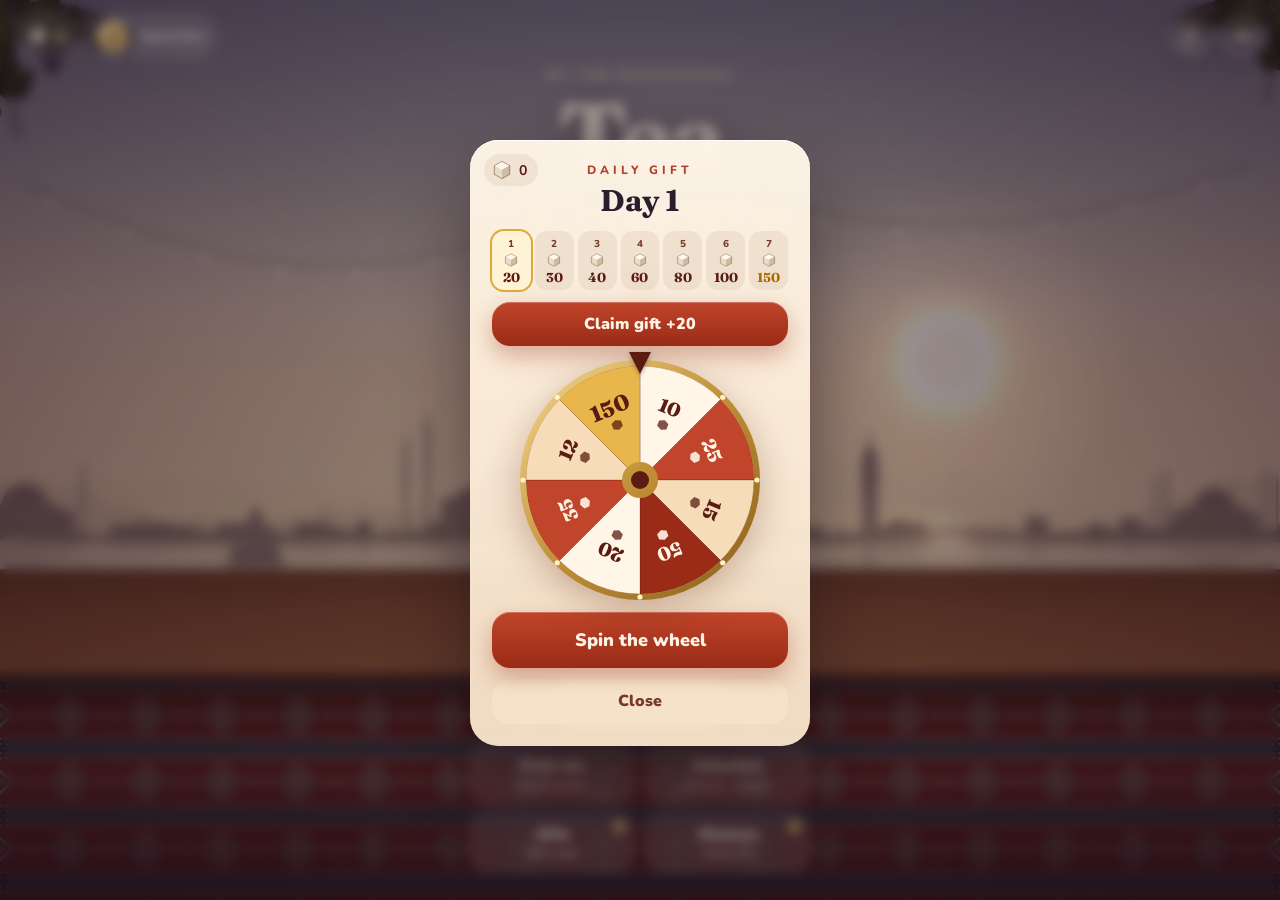
<file: docs/index.html>
<!doctype html>
<html lang="tr">
<head>
<meta charset="utf-8">
<meta name="viewport" content="width=device-width,initial-scale=1,maximum-scale=1,user-scalable=no,viewport-fit=cover">
<title>Çay Kulesi — İnce belli bardakları istifle</title>
<meta name="description" content="Boğaz manzarasında ince belli çay bardaklarını üst üste diz. Tek dokunuş, mükemmel hizada parlayan kombo, gün batımından geceye uzanan bir kule.">
<meta name="theme-color" content="#2a1d2e">
<meta name="apple-mobile-web-app-capable" content="yes">
<meta name="mobile-web-app-capable" content="yes">
<meta name="apple-mobile-web-app-status-bar-style" content="black-translucent">
<meta name="apple-mobile-web-app-title" content="Çay Kulesi">
<link rel="manifest" href="manifest.webmanifest">
<link rel="icon" type="image/png" sizes="64x64" href="icons/favicon-64.png">
<link rel="icon" type="image/png" sizes="192x192" href="icons/icon-192.png">
<link rel="apple-touch-icon" href="icons/apple-touch-icon.png">
<meta property="og:type" content="website">
<meta property="og:title" content="Çay Kulesi">
<meta property="og:description" content="İnce belli çay bardaklarını Boğaz'a karşı üst üste diz. Tek dokunuş, bir el daha.">
<meta property="og:url" content="https://ardazeybek-dev.github.io/tea-tower/">
<meta property="og:image" content="https://ardazeybek-dev.github.io/tea-tower/og.png">
<meta property="og:image:width" content="1200">
<meta property="og:image:height" content="630">
<meta name="twitter:card" content="summary_large_image">
<meta name="twitter:image" content="https://ardazeybek-dev.github.io/tea-tower/og.png">
<link rel="preload" href="fonts/fraunces-latin-wght-normal.woff2" as="font" type="font/woff2" crossorigin>
<link rel="stylesheet" href="style.css">
</head>
<body>
<svg width="0" height="0" style="position:absolute" aria-hidden="true">
  <symbol id="i-sugar" viewBox="0 0 24 24"><path d="M12 2.6l8.4 4.6v9.6L12 21.4l-8.4-4.6V7.2z" fill="#e8dcc8"/><path d="M12 2.6l8.4 4.6L12 11.8 3.6 7.2z" fill="#fffaf0"/><path d="M12 11.8l8.4-4.6v9.6L12 21.4z" fill="#cdbca2"/><path d="M12 2.6l8.4 4.6v9.6L12 21.4l-8.4-4.6V7.2z" fill="none" stroke="rgba(90,40,20,.45)" stroke-width="1.1" stroke-linejoin="round"/></symbol>
</svg>
<canvas id="c" aria-label="Çay Kulesi oyun alanı"></canvas>
<div id="toast" class="hidden"></div>

<div id="hud" class="hidden">
  <button id="pauseBtn" class="icon-btn" aria-label="Duraklat">
    <svg viewBox="0 0 24 24"><rect x="6.5" y="5" width="3.6" height="14" rx="1.4"/><rect x="13.9" y="5" width="3.6" height="14" rx="1.4"/></svg>
  </button>
  <div id="scoreBox">
    <div id="score">0</div>
    <div id="combo"></div>
    <div id="target" class="hidden"></div>
  </div>
  <button class="icon-btn soundBtn" aria-label="Sesi aç/kapat">
    <svg class="on" viewBox="0 0 24 24"><path d="M4 9.5h3.2L12 5.5v13l-4.8-4H4z"/><path class="w" d="M15.5 9a4 4 0 0 1 0 6M18 6.5a7.5 7.5 0 0 1 0 11"/></svg>
    <svg class="off" viewBox="0 0 24 24"><path d="M4 9.5h3.2L12 5.5v13l-4.8-4H4z"/><path class="w" d="M16 9.5l5 5M21 9.5l-5 5"/></svg>
  </button>
</div>

<div id="title" class="screen">
  <div class="top-row">
    <div class="top-l">
      <div class="wallet" aria-label="Şeker"><svg><use href="#i-sugar"/></svg><b class="walletN">0</b></div>
      <button class="rank" id="rank"><b id="rankLv">1</b><span id="rankName">Çırak</span></button>
    </div>
    <div class="top-btns">
      <button id="installBtn" class="icon-btn install hidden" aria-label="Ana ekrana ekle">
        <svg viewBox="0 0 24 24"><path class="w" d="M12 4v10M7.5 9.5L12 14l4.5-4.5M5 17v1.5A1.5 1.5 0 0 0 6.5 20h11a1.5 1.5 0 0 0 1.5-1.5V17"/></svg>
      </button>
      <button id="setBtn" class="icon-btn" aria-label="Ayarlar">
        <svg viewBox="0 0 24 24"><path class="w" d="M4 7h9M17.4 7H20M4 17h2.6M11 17h9"/><circle class="w" cx="15.2" cy="7" r="2.2"/><circle class="w" cx="8.8" cy="17" r="2.2"/></svg>
      </button>
      <button class="icon-btn soundBtn" aria-label="Sesi aç/kapat">
        <svg class="on" viewBox="0 0 24 24"><path d="M4 9.5h3.2L12 5.5v13l-4.8-4H4z"/><path class="w" d="M15.5 9a4 4 0 0 1 0 6M18 6.5a7.5 7.5 0 0 1 0 11"/></svg>
        <svg class="off" viewBox="0 0 24 24"><path d="M4 9.5h3.2L12 5.5v13l-4.8-4H4z"/><path class="w" d="M16 9.5l5 5M21 9.5l-5 5"/></svg>
      </button>
    </div>
  </div>
  <div class="logo">
    <div class="eyebrow" id="venueEyebrow">Boğaz'a karşı</div>
    <h1>Çay <em>Kulesi</em></h1>
  </div>
  <div class="bottom">
    <p class="tag">İnce belli bardakları üst üste diz.<br>Tam ortaya denk getir, kule parlasın.</p>
    <div class="chip-row">
      <div class="best-chip" id="titleBest">En iyi <b>0</b></div>
      <button id="weekChip" class="best-chip wk-chip hidden"><span>Haftalık</span> <small id="weekChipSub"></small></button>
    </div>
    <div class="best-chip ch-chip hidden" id="chChip"><span>Arkadaşın</span> <b id="chTarget">0</b> <span>puan yaptı</span><button id="chX" aria-label="Meydan okumayı kapat">×</button></div>
    <div class="cta"><span class="dot"></span><span id="ctaTxt">Başlamak için dokun</span></div>
    <div class="modes">
      <button id="dailyBtn" class="mode-btn"><b>Günlük çay</b><small id="dailySub"></small></button>
      <button id="weekBtn" class="mode-btn hidden"><b>Haftalık</b><small id="weekSub"></small></button>
      <button id="cupsBtn" class="mode-btn"><b>Koleksiyon</b><small>Bardak · mekân</small></button>
      <button id="giftBtn" class="mode-btn"><b>Hediye</b><small id="giftSub">Çark ve seri</small></button>
      <button id="achBtn" class="mode-btn"><b>Görevler</b><small id="achSub"></small></button>
    </div>
  </div>
</div>

<div id="tutorial" class="hidden">
  <div class="tut-card">
    <svg class="hand" viewBox="0 0 64 64" aria-hidden="true"><path d="M26 30V12a4 4 0 0 1 8 0v14l10.5 2.2a5 5 0 0 1 4 5.6L46.6 48a8 8 0 0 1-7.9 6.8H30a8 8 0 0 1-6.2-3L14.6 40.3a3.6 3.6 0 0 1 5-5.1L26 40z"/></svg>
    <div><b>Bardak ortaya gelince dokun.</b><br>Tam ortası parlar, kule dengelenir.</div>
  </div>
</div>

<div id="count" class="count hidden" aria-live="assertive"></div>
<div id="pause" class="screen dim hidden">
  <div class="panel">
    <div class="eyebrow">Mola</div>
    <h2>Çay demleniyor…</h2>
    <button id="resumeBtn" class="btn primary">Devam et</button>
    <button id="setBtnP" class="btn ghost">Ayarlar</button>
    <button id="homeBtn" class="btn ghost tight">Ana ekran</button>
  </div>
</div>

<div id="cups" class="screen dim hidden">
  <div class="panel cups-panel">
    <div class="panel-wallet"><svg><use href="#i-sugar"/></svg><b class="walletN">0</b></div>
    <div class="eyebrow">Koleksiyon</div>
    <h2 id="cupsTitle">Bardaklar</h2>
    <div class="seg tabs" id="cupTabs"><button data-t="cups" aria-pressed="true">Bardaklar</button><button data-t="venues" aria-pressed="false">Mekânlar</button></div>
    <p class="cup-total" id="cupTotal"></p>
    <div class="cup-grid" id="cupGrid"></div>
    <button id="cupsClose" class="btn primary">Kapat</button>
  </div>
</div>

<div id="gift" class="screen dim hidden">
  <div class="panel gift-panel">
    <div class="panel-wallet"><svg><use href="#i-sugar"/></svg><b class="walletN">0</b></div>
    <div class="eyebrow">Günlük hediye</div>
    <h2 id="loginTitle">1. gün</h2>
    <div class="days" id="days"></div>
    <div class="fix hidden" id="fixBox"></div>
    <button id="claimBtn" class="btn primary small">Hediyeyi al</button>
    <div class="wheel-wrap">
      <div class="wheel-pin"></div>
      <canvas id="wheel" width="240" height="240"></canvas>
      <div class="wheel-win hidden" id="wheelWin"></div>
    </div>
    <button id="spinBtn" class="btn primary"><svg class="ad-ico" viewBox="0 0 24 24" aria-hidden="true"><rect x="2.5" y="5.5" width="14" height="13" rx="3"/><path d="M17.5 10.2l4-2.4v8.4l-4-2.4z"/></svg><span id="spinLbl">Çarkı çevir</span></button>
    <button id="giftClose" class="btn ghost">Kapat</button>
  </div>
</div>

<div id="ach" class="screen dim hidden">
  <div class="panel ach-panel">
    <div class="eyebrow">Her gün yenilenir</div>
    <h2>Görevler</h2>
    <div class="ach-list" id="achList"></div>
    <button id="achClose" class="btn primary">Kapat</button>
  </div>
</div>

<div id="set" class="screen dim hidden">
  <div class="panel set-panel">
    <div class="eyebrow">Tercihler</div>
    <h2>Ayarlar</h2>
    <div class="set-list">
      <div class="set-vol" data-v="mus"><button class="vol-ic" aria-label="Müzik"><svg class="spk" viewBox="0 0 24 24"><path d="M4 9h4l5-4v14l-5-4H4z"/><path class="w" d="M16.5 8.5a5 5 0 0 1 0 7M19 6a8.5 8.5 0 0 1 0 12"/><path class="x" d="M16 9l6 6M22 9l-6 6"/></svg></button><label><b>Müzik</b><input type="range" min="0" max="100" step="1" aria-label="Müzik sesi"></label></div>
<div class="set-vol" data-v="sfx"><button class="vol-ic" aria-label="Ses efektleri"><svg class="spk" viewBox="0 0 24 24"><path d="M4 9h4l5-4v14l-5-4H4z"/><path class="w" d="M16.5 8.5a5 5 0 0 1 0 7M19 6a8.5 8.5 0 0 1 0 12"/><path class="x" d="M16 9l6 6M22 9l-6 6"/></svg></button><label><b>Ses efektleri</b><input type="range" min="0" max="100" step="1" aria-label="Efekt sesi"></label></div>
      <button class="set-row" data-k="amb" role="switch" aria-checked="true"><span><b>Ortam sesi</b><small>Dalga, rüzgâr, kuşlar</small></span><i class="sw"></i></button>
      <button class="set-row" data-k="vib" id="vibRow" role="switch" aria-checked="true"><span><b>Titreşim</b><small>Dokunuşta hafif titreşim</small></span><i class="sw"></i></button>
      <div class="set-gfx">
        <div class="set-lbl"><b>Grafik</b><small id="gfxNote"></small></div>
        <div class="seg" id="gfxSeg"><button data-v="eco">Pil dostu</button><button data-v="auto">Otomatik</button><button data-v="high">Yüksek</button></div>
      </div>
<div class="set-gfx" id="langRow"><div class="set-lbl"><b>Dil</b><small>Language</small></div><div class="seg" id="langSeg"><button data-v="tr" aria-pressed="false">Türkçe</button><button data-v="en" aria-pressed="false">English</button></div></div>
      <button class="set-row" id="tutBtn"><span><b>Öğreticiyi göster</b><small id="tutNote">Bir sonraki elde ipucu</small></span><svg class="chev" viewBox="0 0 24 24"><path d="M9 5l7 7-7 7"/></svg></button>
    </div>
    <button id="setClose" class="btn primary">Kapat</button>
  </div>
</div>

<div id="wk" class="screen dim hidden">
  <div class="panel ach-panel">
    <div class="eyebrow">Herkes aynı bardaklarla</div>
    <h2>Haftalık turnuva</h2>
    <div class="ach-list" id="wkList"></div>
    <label class="wk-name"><span>Adın</span><input id="wkName" maxlength="12" autocomplete="off" spellcheck="false" enterkeyhint="done"></label>
    <button id="wkPlay" class="btn primary">Oyna</button>
    <button id="wkInvite" class="btn ghost tight">Arkadaşlarını çağır</button>
    <button id="wkClose" class="btn ghost tight">Kapat</button>
  </div>
</div>

<div id="over" class="screen sheet hidden">
  <div class="panel">
    <button id="installBtnO" class="share-btn inst-o hidden" aria-label="Ana ekrana ekle"><svg viewBox="0 0 24 24"><path d="M12 4v10M7.5 9.5L12 14l4.5-4.5M5 17v1.5A1.5 1.5 0 0 0 6.5 20h11a1.5 1.5 0 0 0 1.5-1.5V17"/></svg></button>
    <button id="shareBtn" class="share-btn" aria-label="Paylaş"><svg viewBox="0 0 24 24"><path d="M12 3v12M7.5 7.5L12 3l4.5 4.5M5 12v7a2 2 0 0 0 2 2h10a2 2 0 0 0 2-2v-7"/></svg></button>
    <div class="ov-a">
      <div class="mode-tag hidden" id="overMode"></div>
      <div class="eyebrow" id="overReason">Kule devrildi</div>
      <div class="final"><span id="finalScore">0</span><small>puan</small></div>
      <div class="record hidden" id="recordBadge">Yeni rekor!</div>
      <div class="stats">
        <div><b id="statBest">0</b><span id="statBestLbl">En iyi</span></div>
        <div><b id="statPerfect">0</b><span>Mükemmel</span></div>
        <div><b id="statCombo">0</b><span>En uzun kombo</span></div>
      </div>
    </div>
    <div class="ov-b">
      <div class="earn" id="earnNote"><svg><use href="#i-sugar"/></svg><b id="earnN">+0</b> <span>şeker</span> <span class="xp" id="earnXp"></span></div>
      <div class="unlock hidden" id="unlockNote"></div>
      <div class="boosts hidden" id="boosts"><div class="boost-h">Sonraki ele güç kat</div><div class="boost-row" id="boostRow"></div></div>
      <button id="reviveBtn" class="btn primary hidden"><svg class="ad-ico" viewBox="0 0 24 24" aria-hidden="true"><rect x="2.5" y="5.5" width="14" height="13" rx="3"/><path d="M17.5 10.2l4-2.4v8.4l-4-2.4z"/></svg><span id="reviveLbl">İkinci şans</span></button>
      <div class="revive-note hidden" id="reviveNote"></div>
      <button id="againBtn" class="btn primary">Bir el daha</button>
      <button id="chBtn" class="btn ghost tight ch-btn hidden"><svg viewBox="0 0 24 24" aria-hidden="true"><path d="M4 4l11 11M20 4L9 15M12.5 17.5l5-5M6.5 12.5l5 5M16 16l3.5 3.5M8 16l-3.5 3.5"/></svg><span id="chLbl">Arkadaşına meydan oku</span></button>
      <div class="hint" id="overHint">ya da ekrana dokun</div>
    </div>
  </div>
</div>

<script src="i18n.js"></script>
<script src="game.js"></script>
<script>I18N.translateDom();</script>
<script>
if ('serviceWorker' in navigator && (location.protocol === 'https:' || location.hostname === 'localhost' || location.hostname === '127.0.0.1')) {
  window.addEventListener('load', function () { navigator.serviceWorker.register('./sw.js').catch(function () {}); });
  // yeni sürüm devraldığında sayfa ana ekranda (ya da elin sonunda ana ekrana dönünce) kendini yeniler; telefon eski kodda kalmaz
  var hadCtl = !!navigator.serviceWorker.controller, reloading = false;
  navigator.serviceWorker.addEventListener('controllerchange', function () {
    if (!hadCtl) return;
    (function go() {
      if (reloading) return;
      var g = window.__game;
      if (g && (g.state !== 'title' || document.querySelector('.screen.dim:not(.hidden)'))) { setTimeout(go, 1500); return; }
      reloading = true; location.reload();
    })();
  });
}
</script>
</body>
</html>
</file>
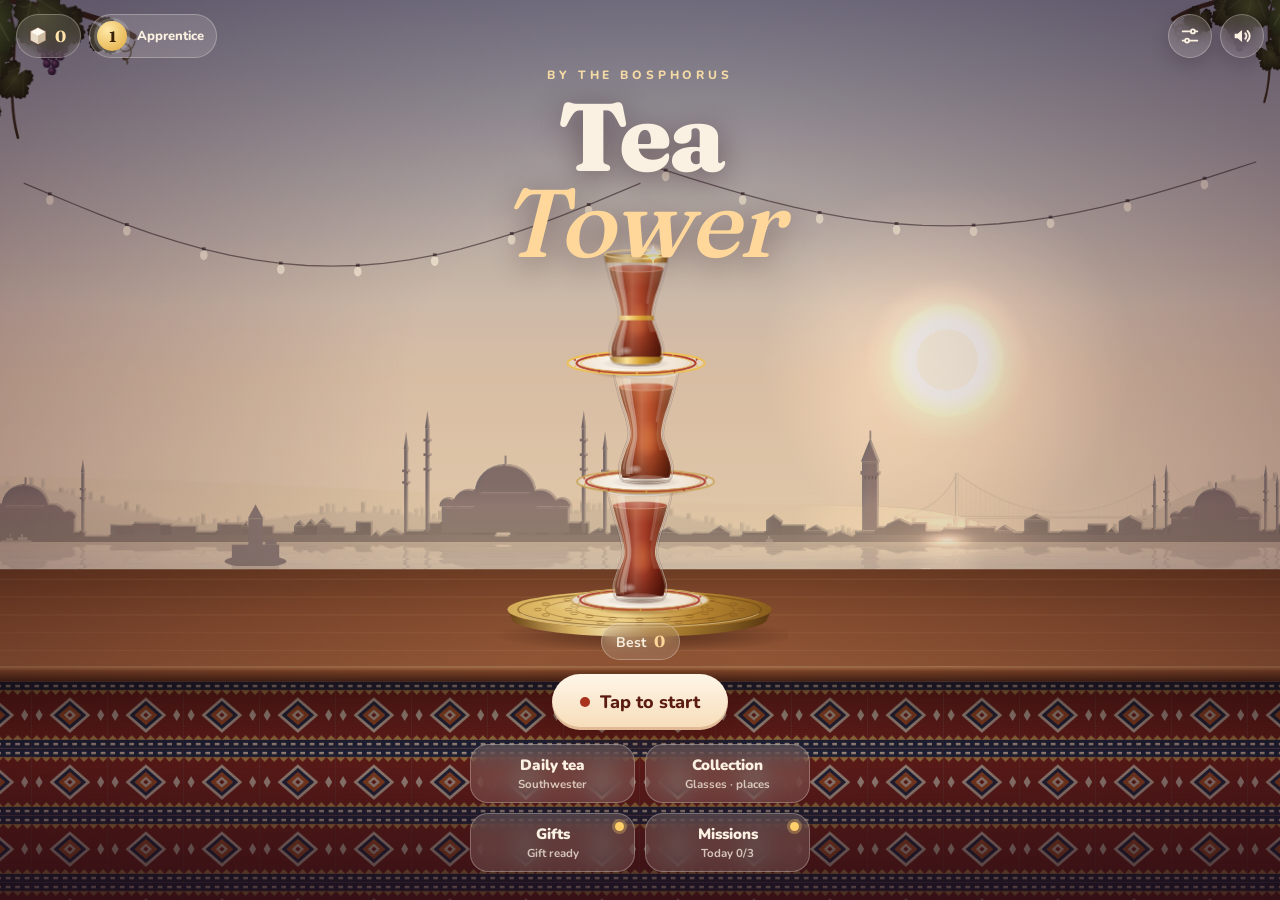
<file: platform/crazygames/index.html>
<!doctype html>
<html lang="tr">
<head>
<meta charset="utf-8">
<meta name="viewport" content="width=device-width,initial-scale=1,maximum-scale=1,user-scalable=no,viewport-fit=cover">
<title>Tea Tower</title>
<meta name="description" content="Stack tulip-shaped Turkish tea glasses into a tower by the Bosphorus. One tap, perfect drops, endless combos.">
<meta name="theme-color" content="#2a1d2e">
<link rel="preload" href="fonts/fraunces-latin-wght-normal.woff2" as="font" type="font/woff2" crossorigin>
<link rel="stylesheet" href="style.css">
</head>
<body>
<svg width="0" height="0" style="position:absolute" aria-hidden="true">
  <symbol id="i-sugar" viewBox="0 0 24 24"><path d="M12 2.6l8.4 4.6v9.6L12 21.4l-8.4-4.6V7.2z" fill="#e8dcc8"/><path d="M12 2.6l8.4 4.6L12 11.8 3.6 7.2z" fill="#fffaf0"/><path d="M12 11.8l8.4-4.6v9.6L12 21.4z" fill="#cdbca2"/><path d="M12 2.6l8.4 4.6v9.6L12 21.4l-8.4-4.6V7.2z" fill="none" stroke="rgba(90,40,20,.45)" stroke-width="1.1" stroke-linejoin="round"/></symbol>
</svg>
<canvas id="c" aria-label="Çay Kulesi oyun alanı"></canvas>
<div id="toast" class="hidden"></div>

<div id="hud" class="hidden">
  <button id="pauseBtn" class="icon-btn" aria-label="Duraklat">
    <svg viewBox="0 0 24 24"><rect x="6.5" y="5" width="3.6" height="14" rx="1.4"/><rect x="13.9" y="5" width="3.6" height="14" rx="1.4"/></svg>
  </button>
  <div id="scoreBox">
    <div id="score">0</div>
    <div id="combo"></div>
    <div id="target" class="hidden"></div>
  </div>
  <button class="icon-btn soundBtn" aria-label="Sesi aç/kapat">
    <svg class="on" viewBox="0 0 24 24"><path d="M4 9.5h3.2L12 5.5v13l-4.8-4H4z"/><path class="w" d="M15.5 9a4 4 0 0 1 0 6M18 6.5a7.5 7.5 0 0 1 0 11"/></svg>
    <svg class="off" viewBox="0 0 24 24"><path d="M4 9.5h3.2L12 5.5v13l-4.8-4H4z"/><path class="w" d="M16 9.5l5 5M21 9.5l-5 5"/></svg>
  </button>
</div>

<div id="title" class="screen">
  <div class="top-row">
    <div class="top-l">
      <div class="wallet" aria-label="Şeker"><svg><use href="#i-sugar"/></svg><b class="walletN">0</b></div>
      <button class="rank" id="rank"><b id="rankLv">1</b><span id="rankName">Çırak</span></button>
    </div>
    <div class="top-btns">
      <button id="installBtn" class="icon-btn install hidden" aria-label="Ana ekrana ekle">
        <svg viewBox="0 0 24 24"><path class="w" d="M12 4v10M7.5 9.5L12 14l4.5-4.5M5 17v1.5A1.5 1.5 0 0 0 6.5 20h11a1.5 1.5 0 0 0 1.5-1.5V17"/></svg>
      </button>
      <button id="setBtn" class="icon-btn" aria-label="Ayarlar">
        <svg viewBox="0 0 24 24"><path class="w" d="M4 7h9M17.4 7H20M4 17h2.6M11 17h9"/><circle class="w" cx="15.2" cy="7" r="2.2"/><circle class="w" cx="8.8" cy="17" r="2.2"/></svg>
      </button>
      <button class="icon-btn soundBtn" aria-label="Sesi aç/kapat">
        <svg class="on" viewBox="0 0 24 24"><path d="M4 9.5h3.2L12 5.5v13l-4.8-4H4z"/><path class="w" d="M15.5 9a4 4 0 0 1 0 6M18 6.5a7.5 7.5 0 0 1 0 11"/></svg>
        <svg class="off" viewBox="0 0 24 24"><path d="M4 9.5h3.2L12 5.5v13l-4.8-4H4z"/><path class="w" d="M16 9.5l5 5M21 9.5l-5 5"/></svg>
      </button>
    </div>
  </div>
  <div class="logo">
    <div class="eyebrow" id="venueEyebrow">Boğaz'a karşı</div>
    <h1>Çay <em>Kulesi</em></h1>
  </div>
  <div class="bottom">
    <p class="tag">İnce belli bardakları üst üste diz.<br>Tam ortaya denk getir, kule parlasın.</p>
    <div class="chip-row">
      <div class="best-chip" id="titleBest">En iyi <b>0</b></div>
      <button id="weekChip" class="best-chip wk-chip hidden"><span>Haftalık</span> <small id="weekChipSub"></small></button>
    </div>
    <div class="best-chip ch-chip hidden" id="chChip"><span>Arkadaşın</span> <b id="chTarget">0</b> <span>puan yaptı</span><button id="chX" aria-label="Meydan okumayı kapat">×</button></div>
    <div class="cta"><span class="dot"></span><span id="ctaTxt">Başlamak için dokun</span></div>
    <div class="modes">
      <button id="dailyBtn" class="mode-btn"><b>Günlük çay</b><small id="dailySub"></small></button>
      <button id="weekBtn" class="mode-btn hidden"><b>Haftalık</b><small id="weekSub"></small></button>
      <button id="cupsBtn" class="mode-btn"><b>Koleksiyon</b><small>Bardak · mekân</small></button>
      <button id="giftBtn" class="mode-btn"><b>Hediye</b><small id="giftSub">Çark ve seri</small></button>
      <button id="achBtn" class="mode-btn"><b>Görevler</b><small id="achSub"></small></button>
    </div>
  </div>
</div>

<div id="tutorial" class="hidden">
  <div class="tut-card">
    <svg class="hand" viewBox="0 0 64 64" aria-hidden="true"><path d="M26 30V12a4 4 0 0 1 8 0v14l10.5 2.2a5 5 0 0 1 4 5.6L46.6 48a8 8 0 0 1-7.9 6.8H30a8 8 0 0 1-6.2-3L14.6 40.3a3.6 3.6 0 0 1 5-5.1L26 40z"/></svg>
    <div><b>Bardak ortaya gelince dokun.</b><br>Tam ortası parlar, kule dengelenir.</div>
  </div>
</div>

<div id="count" class="count hidden" aria-live="assertive"></div>
<div id="pause" class="screen dim hidden">
  <div class="panel">
    <div class="eyebrow">Mola</div>
    <h2>Çay demleniyor…</h2>
    <button id="resumeBtn" class="btn primary">Devam et</button>
    <button id="setBtnP" class="btn ghost">Ayarlar</button>
    <button id="homeBtn" class="btn ghost tight">Ana ekran</button>
  </div>
</div>

<div id="cups" class="screen dim hidden">
  <div class="panel cups-panel">
    <div class="panel-wallet"><svg><use href="#i-sugar"/></svg><b class="walletN">0</b></div>
    <div class="eyebrow">Koleksiyon</div>
    <h2 id="cupsTitle">Bardaklar</h2>
    <div class="seg tabs" id="cupTabs"><button data-t="cups" aria-pressed="true">Bardaklar</button><button data-t="venues" aria-pressed="false">Mekânlar</button></div>
    <p class="cup-total" id="cupTotal"></p>
    <div class="cup-grid" id="cupGrid"></div>
    <button id="cupsClose" class="btn primary">Kapat</button>
  </div>
</div>

<div id="gift" class="screen dim hidden">
  <div class="panel gift-panel">
    <div class="panel-wallet"><svg><use href="#i-sugar"/></svg><b class="walletN">0</b></div>
    <div class="eyebrow">Günlük hediye</div>
    <h2 id="loginTitle">1. gün</h2>
    <div class="days" id="days"></div>
    <div class="fix hidden" id="fixBox"></div>
    <button id="claimBtn" class="btn primary small">Hediyeyi al</button>
    <div class="wheel-wrap">
      <div class="wheel-pin"></div>
      <canvas id="wheel" width="240" height="240"></canvas>
      <div class="wheel-win hidden" id="wheelWin"></div>
    </div>
    <button id="spinBtn" class="btn primary"><svg class="ad-ico" viewBox="0 0 24 24" aria-hidden="true"><rect x="2.5" y="5.5" width="14" height="13" rx="3"/><path d="M17.5 10.2l4-2.4v8.4l-4-2.4z"/></svg><span id="spinLbl">Çarkı çevir</span></button>
    <button id="giftClose" class="btn ghost">Kapat</button>
  </div>
</div>

<div id="ach" class="screen dim hidden">
  <div class="panel ach-panel">
    <div class="eyebrow">Her gün yenilenir</div>
    <h2>Görevler</h2>
    <div class="ach-list" id="achList"></div>
    <button id="achClose" class="btn primary">Kapat</button>
  </div>
</div>

<div id="set" class="screen dim hidden">
  <div class="panel set-panel">
    <div class="eyebrow">Tercihler</div>
    <h2>Ayarlar</h2>
    <div class="set-list">
      <div class="set-vol" data-v="mus"><button class="vol-ic" aria-label="Müzik"><svg class="spk" viewBox="0 0 24 24"><path d="M4 9h4l5-4v14l-5-4H4z"/><path class="w" d="M16.5 8.5a5 5 0 0 1 0 7M19 6a8.5 8.5 0 0 1 0 12"/><path class="x" d="M16 9l6 6M22 9l-6 6"/></svg></button><label><b>Müzik</b><input type="range" min="0" max="100" step="1" aria-label="Müzik sesi"></label></div>
<div class="set-vol" data-v="sfx"><button class="vol-ic" aria-label="Ses efektleri"><svg class="spk" viewBox="0 0 24 24"><path d="M4 9h4l5-4v14l-5-4H4z"/><path class="w" d="M16.5 8.5a5 5 0 0 1 0 7M19 6a8.5 8.5 0 0 1 0 12"/><path class="x" d="M16 9l6 6M22 9l-6 6"/></svg></button><label><b>Ses efektleri</b><input type="range" min="0" max="100" step="1" aria-label="Efekt sesi"></label></div>
      <button class="set-row" data-k="amb" role="switch" aria-checked="true"><span><b>Ortam sesi</b><small>Dalga, rüzgâr, kuşlar</small></span><i class="sw"></i></button>
      <button class="set-row" data-k="vib" id="vibRow" role="switch" aria-checked="true"><span><b>Titreşim</b><small>Dokunuşta hafif titreşim</small></span><i class="sw"></i></button>
      <div class="set-gfx">
        <div class="set-lbl"><b>Grafik</b><small id="gfxNote"></small></div>
        <div class="seg" id="gfxSeg"><button data-v="eco">Pil dostu</button><button data-v="auto">Otomatik</button><button data-v="high">Yüksek</button></div>
      </div>
<div class="set-gfx" id="langRow"><div class="set-lbl"><b>Dil</b><small>Language</small></div><div class="seg" id="langSeg"><button data-v="tr" aria-pressed="false">Türkçe</button><button data-v="en" aria-pressed="false">English</button></div></div>
      <button class="set-row" id="tutBtn"><span><b>Öğreticiyi göster</b><small id="tutNote">Bir sonraki elde ipucu</small></span><svg class="chev" viewBox="0 0 24 24"><path d="M9 5l7 7-7 7"/></svg></button>
    </div>
    <button id="setClose" class="btn primary">Kapat</button>
  </div>
</div>

<div id="wk" class="screen dim hidden">
  <div class="panel ach-panel">
    <div class="eyebrow">Herkes aynı bardaklarla</div>
    <h2>Haftalık turnuva</h2>
    <div class="ach-list" id="wkList"></div>
    <label class="wk-name"><span>Adın</span><input id="wkName" maxlength="12" autocomplete="off" spellcheck="false" enterkeyhint="done"></label>
    <button id="wkPlay" class="btn primary">Oyna</button>
    <button id="wkInvite" class="btn ghost tight">Arkadaşlarını çağır</button>
    <button id="wkClose" class="btn ghost tight">Kapat</button>
  </div>
</div>

<div id="over" class="screen sheet hidden">
  <div class="panel">
    <button id="installBtnO" class="share-btn inst-o hidden" aria-label="Ana ekrana ekle"><svg viewBox="0 0 24 24"><path d="M12 4v10M7.5 9.5L12 14l4.5-4.5M5 17v1.5A1.5 1.5 0 0 0 6.5 20h11a1.5 1.5 0 0 0 1.5-1.5V17"/></svg></button>
    <button id="shareBtn" class="share-btn" aria-label="Paylaş"><svg viewBox="0 0 24 24"><path d="M12 3v12M7.5 7.5L12 3l4.5 4.5M5 12v7a2 2 0 0 0 2 2h10a2 2 0 0 0 2-2v-7"/></svg></button>
    <div class="ov-a">
      <div class="mode-tag hidden" id="overMode"></div>
      <div class="eyebrow" id="overReason">Kule devrildi</div>
      <div class="final"><span id="finalScore">0</span><small>puan</small></div>
      <div class="record hidden" id="recordBadge">Yeni rekor!</div>
      <div class="stats">
        <div><b id="statBest">0</b><span id="statBestLbl">En iyi</span></div>
        <div><b id="statPerfect">0</b><span>Mükemmel</span></div>
        <div><b id="statCombo">0</b><span>En uzun kombo</span></div>
      </div>
    </div>
    <div class="ov-b">
      <div class="earn" id="earnNote"><svg><use href="#i-sugar"/></svg><b id="earnN">+0</b> <span>şeker</span> <span class="xp" id="earnXp"></span></div>
      <div class="unlock hidden" id="unlockNote"></div>
      <div class="boosts hidden" id="boosts"><div class="boost-h">Sonraki ele güç kat</div><div class="boost-row" id="boostRow"></div></div>
      <button id="reviveBtn" class="btn primary hidden"><svg class="ad-ico" viewBox="0 0 24 24" aria-hidden="true"><rect x="2.5" y="5.5" width="14" height="13" rx="3"/><path d="M17.5 10.2l4-2.4v8.4l-4-2.4z"/></svg><span id="reviveLbl">İkinci şans</span></button>
      <div class="revive-note hidden" id="reviveNote"></div>
      <button id="againBtn" class="btn primary">Bir el daha</button>
      <button id="chBtn" class="btn ghost tight ch-btn hidden"><svg viewBox="0 0 24 24" aria-hidden="true"><path d="M4 4l11 11M20 4L9 15M12.5 17.5l5-5M6.5 12.5l5 5M16 16l3.5 3.5M8 16l-3.5 3.5"/></svg><span id="chLbl">Arkadaşına meydan oku</span></button>
      <div class="hint" id="overHint">ya da ekrana dokun</div>
    </div>
  </div>
</div>

<script src="i18n.js"></script>
<script src="https://sdk.crazygames.com/crazygames-sdk-v3.js"></script>
<script src="platform.js"></script>
<script src="game.js"></script>
<script>PF.translateDom(); PF.loaded();</script>
</body>
</html>
</file>
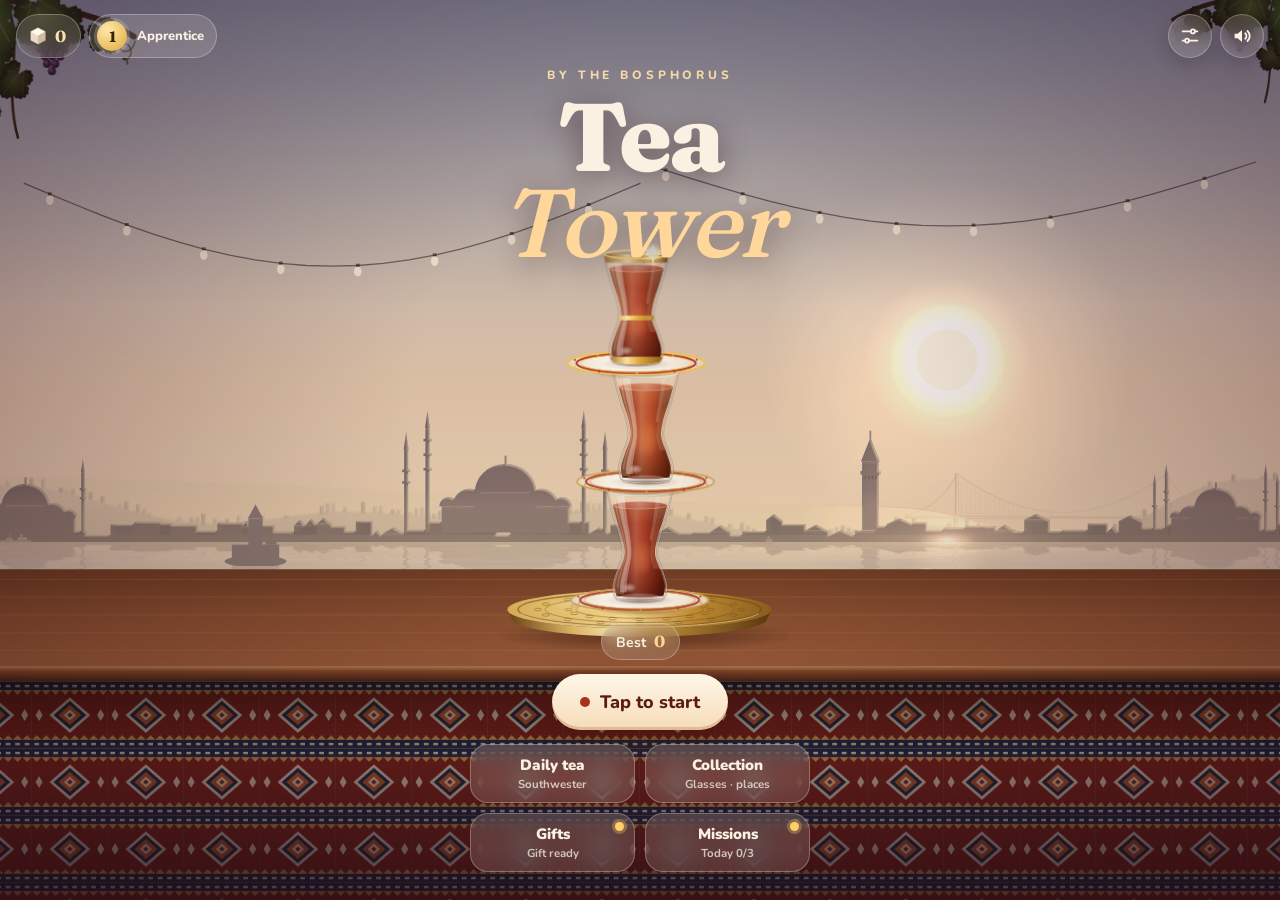
<file: platform/gamedistribution/index.html>
<!doctype html>
<html lang="tr">
<head>
<meta charset="utf-8">
<meta name="viewport" content="width=device-width,initial-scale=1,maximum-scale=1,user-scalable=no,viewport-fit=cover">
<title>Tea Tower</title>
<meta name="description" content="Stack tulip-shaped Turkish tea glasses into a tower by the Bosphorus. One tap, perfect drops, endless combos.">
<meta name="theme-color" content="#2a1d2e">
<link rel="preload" href="fonts/fraunces-latin-wght-normal.woff2" as="font" type="font/woff2" crossorigin>
<link rel="stylesheet" href="style.css">
</head>
<body>
<svg width="0" height="0" style="position:absolute" aria-hidden="true">
  <symbol id="i-sugar" viewBox="0 0 24 24"><path d="M12 2.6l8.4 4.6v9.6L12 21.4l-8.4-4.6V7.2z" fill="#e8dcc8"/><path d="M12 2.6l8.4 4.6L12 11.8 3.6 7.2z" fill="#fffaf0"/><path d="M12 11.8l8.4-4.6v9.6L12 21.4z" fill="#cdbca2"/><path d="M12 2.6l8.4 4.6v9.6L12 21.4l-8.4-4.6V7.2z" fill="none" stroke="rgba(90,40,20,.45)" stroke-width="1.1" stroke-linejoin="round"/></symbol>
</svg>
<canvas id="c" aria-label="Çay Kulesi oyun alanı"></canvas>
<div id="toast" class="hidden"></div>

<div id="hud" class="hidden">
  <button id="pauseBtn" class="icon-btn" aria-label="Duraklat">
    <svg viewBox="0 0 24 24"><rect x="6.5" y="5" width="3.6" height="14" rx="1.4"/><rect x="13.9" y="5" width="3.6" height="14" rx="1.4"/></svg>
  </button>
  <div id="scoreBox">
    <div id="score">0</div>
    <div id="combo"></div>
    <div id="target" class="hidden"></div>
  </div>
  <button class="icon-btn soundBtn" aria-label="Sesi aç/kapat">
    <svg class="on" viewBox="0 0 24 24"><path d="M4 9.5h3.2L12 5.5v13l-4.8-4H4z"/><path class="w" d="M15.5 9a4 4 0 0 1 0 6M18 6.5a7.5 7.5 0 0 1 0 11"/></svg>
    <svg class="off" viewBox="0 0 24 24"><path d="M4 9.5h3.2L12 5.5v13l-4.8-4H4z"/><path class="w" d="M16 9.5l5 5M21 9.5l-5 5"/></svg>
  </button>
</div>

<div id="title" class="screen">
  <div class="top-row">
    <div class="top-l">
      <div class="wallet" aria-label="Şeker"><svg><use href="#i-sugar"/></svg><b class="walletN">0</b></div>
      <button class="rank" id="rank"><b id="rankLv">1</b><span id="rankName">Çırak</span></button>
    </div>
    <div class="top-btns">
      <button id="installBtn" class="icon-btn install hidden" aria-label="Ana ekrana ekle">
        <svg viewBox="0 0 24 24"><path class="w" d="M12 4v10M7.5 9.5L12 14l4.5-4.5M5 17v1.5A1.5 1.5 0 0 0 6.5 20h11a1.5 1.5 0 0 0 1.5-1.5V17"/></svg>
      </button>
      <button id="setBtn" class="icon-btn" aria-label="Ayarlar">
        <svg viewBox="0 0 24 24"><path class="w" d="M4 7h9M17.4 7H20M4 17h2.6M11 17h9"/><circle class="w" cx="15.2" cy="7" r="2.2"/><circle class="w" cx="8.8" cy="17" r="2.2"/></svg>
      </button>
      <button class="icon-btn soundBtn" aria-label="Sesi aç/kapat">
        <svg class="on" viewBox="0 0 24 24"><path d="M4 9.5h3.2L12 5.5v13l-4.8-4H4z"/><path class="w" d="M15.5 9a4 4 0 0 1 0 6M18 6.5a7.5 7.5 0 0 1 0 11"/></svg>
        <svg class="off" viewBox="0 0 24 24"><path d="M4 9.5h3.2L12 5.5v13l-4.8-4H4z"/><path class="w" d="M16 9.5l5 5M21 9.5l-5 5"/></svg>
      </button>
    </div>
  </div>
  <div class="logo">
    <div class="eyebrow" id="venueEyebrow">Boğaz'a karşı</div>
    <h1>Çay <em>Kulesi</em></h1>
  </div>
  <div class="bottom">
    <p class="tag">İnce belli bardakları üst üste diz.<br>Tam ortaya denk getir, kule parlasın.</p>
    <div class="chip-row">
      <div class="best-chip" id="titleBest">En iyi <b>0</b></div>
      <button id="weekChip" class="best-chip wk-chip hidden"><span>Haftalık</span> <small id="weekChipSub"></small></button>
    </div>
    <div class="best-chip ch-chip hidden" id="chChip"><span>Arkadaşın</span> <b id="chTarget">0</b> <span>puan yaptı</span><button id="chX" aria-label="Meydan okumayı kapat">×</button></div>
    <div class="cta"><span class="dot"></span><span id="ctaTxt">Başlamak için dokun</span></div>
    <div class="modes">
      <button id="dailyBtn" class="mode-btn"><b>Günlük çay</b><small id="dailySub"></small></button>
      <button id="weekBtn" class="mode-btn hidden"><b>Haftalık</b><small id="weekSub"></small></button>
      <button id="cupsBtn" class="mode-btn"><b>Koleksiyon</b><small>Bardak · mekân</small></button>
      <button id="giftBtn" class="mode-btn"><b>Hediye</b><small id="giftSub">Çark ve seri</small></button>
      <button id="achBtn" class="mode-btn"><b>Görevler</b><small id="achSub"></small></button>
    </div>
  </div>
</div>

<div id="tutorial" class="hidden">
  <div class="tut-card">
    <svg class="hand" viewBox="0 0 64 64" aria-hidden="true"><path d="M26 30V12a4 4 0 0 1 8 0v14l10.5 2.2a5 5 0 0 1 4 5.6L46.6 48a8 8 0 0 1-7.9 6.8H30a8 8 0 0 1-6.2-3L14.6 40.3a3.6 3.6 0 0 1 5-5.1L26 40z"/></svg>
    <div><b>Bardak ortaya gelince dokun.</b><br>Tam ortası parlar, kule dengelenir.</div>
  </div>
</div>

<div id="count" class="count hidden" aria-live="assertive"></div>
<div id="pause" class="screen dim hidden">
  <div class="panel">
    <div class="eyebrow">Mola</div>
    <h2>Çay demleniyor…</h2>
    <button id="resumeBtn" class="btn primary">Devam et</button>
    <button id="setBtnP" class="btn ghost">Ayarlar</button>
    <button id="homeBtn" class="btn ghost tight">Ana ekran</button>
  </div>
</div>

<div id="cups" class="screen dim hidden">
  <div class="panel cups-panel">
    <div class="panel-wallet"><svg><use href="#i-sugar"/></svg><b class="walletN">0</b></div>
    <div class="eyebrow">Koleksiyon</div>
    <h2 id="cupsTitle">Bardaklar</h2>
    <div class="seg tabs" id="cupTabs"><button data-t="cups" aria-pressed="true">Bardaklar</button><button data-t="venues" aria-pressed="false">Mekânlar</button></div>
    <p class="cup-total" id="cupTotal"></p>
    <div class="cup-grid" id="cupGrid"></div>
    <button id="cupsClose" class="btn primary">Kapat</button>
  </div>
</div>

<div id="gift" class="screen dim hidden">
  <div class="panel gift-panel">
    <div class="panel-wallet"><svg><use href="#i-sugar"/></svg><b class="walletN">0</b></div>
    <div class="eyebrow">Günlük hediye</div>
    <h2 id="loginTitle">1. gün</h2>
    <div class="days" id="days"></div>
    <div class="fix hidden" id="fixBox"></div>
    <button id="claimBtn" class="btn primary small">Hediyeyi al</button>
    <div class="wheel-wrap">
      <div class="wheel-pin"></div>
      <canvas id="wheel" width="240" height="240"></canvas>
      <div class="wheel-win hidden" id="wheelWin"></div>
    </div>
    <button id="spinBtn" class="btn primary"><svg class="ad-ico" viewBox="0 0 24 24" aria-hidden="true"><rect x="2.5" y="5.5" width="14" height="13" rx="3"/><path d="M17.5 10.2l4-2.4v8.4l-4-2.4z"/></svg><span id="spinLbl">Çarkı çevir</span></button>
    <button id="giftClose" class="btn ghost">Kapat</button>
  </div>
</div>

<div id="ach" class="screen dim hidden">
  <div class="panel ach-panel">
    <div class="eyebrow">Her gün yenilenir</div>
    <h2>Görevler</h2>
    <div class="ach-list" id="achList"></div>
    <button id="achClose" class="btn primary">Kapat</button>
  </div>
</div>

<div id="set" class="screen dim hidden">
  <div class="panel set-panel">
    <div class="eyebrow">Tercihler</div>
    <h2>Ayarlar</h2>
    <div class="set-list">
      <div class="set-vol" data-v="mus"><button class="vol-ic" aria-label="Müzik"><svg class="spk" viewBox="0 0 24 24"><path d="M4 9h4l5-4v14l-5-4H4z"/><path class="w" d="M16.5 8.5a5 5 0 0 1 0 7M19 6a8.5 8.5 0 0 1 0 12"/><path class="x" d="M16 9l6 6M22 9l-6 6"/></svg></button><label><b>Müzik</b><input type="range" min="0" max="100" step="1" aria-label="Müzik sesi"></label></div>
<div class="set-vol" data-v="sfx"><button class="vol-ic" aria-label="Ses efektleri"><svg class="spk" viewBox="0 0 24 24"><path d="M4 9h4l5-4v14l-5-4H4z"/><path class="w" d="M16.5 8.5a5 5 0 0 1 0 7M19 6a8.5 8.5 0 0 1 0 12"/><path class="x" d="M16 9l6 6M22 9l-6 6"/></svg></button><label><b>Ses efektleri</b><input type="range" min="0" max="100" step="1" aria-label="Efekt sesi"></label></div>
      <button class="set-row" data-k="amb" role="switch" aria-checked="true"><span><b>Ortam sesi</b><small>Dalga, rüzgâr, kuşlar</small></span><i class="sw"></i></button>
      <button class="set-row" data-k="vib" id="vibRow" role="switch" aria-checked="true"><span><b>Titreşim</b><small>Dokunuşta hafif titreşim</small></span><i class="sw"></i></button>
      <div class="set-gfx">
        <div class="set-lbl"><b>Grafik</b><small id="gfxNote"></small></div>
        <div class="seg" id="gfxSeg"><button data-v="eco">Pil dostu</button><button data-v="auto">Otomatik</button><button data-v="high">Yüksek</button></div>
      </div>
<div class="set-gfx" id="langRow"><div class="set-lbl"><b>Dil</b><small>Language</small></div><div class="seg" id="langSeg"><button data-v="tr" aria-pressed="false">Türkçe</button><button data-v="en" aria-pressed="false">English</button></div></div>
      <button class="set-row" id="tutBtn"><span><b>Öğreticiyi göster</b><small id="tutNote">Bir sonraki elde ipucu</small></span><svg class="chev" viewBox="0 0 24 24"><path d="M9 5l7 7-7 7"/></svg></button>
    </div>
    <button id="setClose" class="btn primary">Kapat</button>
  </div>
</div>

<div id="wk" class="screen dim hidden">
  <div class="panel ach-panel">
    <div class="eyebrow">Herkes aynı bardaklarla</div>
    <h2>Haftalık turnuva</h2>
    <div class="ach-list" id="wkList"></div>
    <label class="wk-name"><span>Adın</span><input id="wkName" maxlength="12" autocomplete="off" spellcheck="false" enterkeyhint="done"></label>
    <button id="wkPlay" class="btn primary">Oyna</button>
    <button id="wkInvite" class="btn ghost tight">Arkadaşlarını çağır</button>
    <button id="wkClose" class="btn ghost tight">Kapat</button>
  </div>
</div>

<div id="over" class="screen sheet hidden">
  <div class="panel">
    <button id="installBtnO" class="share-btn inst-o hidden" aria-label="Ana ekrana ekle"><svg viewBox="0 0 24 24"><path d="M12 4v10M7.5 9.5L12 14l4.5-4.5M5 17v1.5A1.5 1.5 0 0 0 6.5 20h11a1.5 1.5 0 0 0 1.5-1.5V17"/></svg></button>
    <button id="shareBtn" class="share-btn" aria-label="Paylaş"><svg viewBox="0 0 24 24"><path d="M12 3v12M7.5 7.5L12 3l4.5 4.5M5 12v7a2 2 0 0 0 2 2h10a2 2 0 0 0 2-2v-7"/></svg></button>
    <div class="ov-a">
      <div class="mode-tag hidden" id="overMode"></div>
      <div class="eyebrow" id="overReason">Kule devrildi</div>
      <div class="final"><span id="finalScore">0</span><small>puan</small></div>
      <div class="record hidden" id="recordBadge">Yeni rekor!</div>
      <div class="stats">
        <div><b id="statBest">0</b><span id="statBestLbl">En iyi</span></div>
        <div><b id="statPerfect">0</b><span>Mükemmel</span></div>
        <div><b id="statCombo">0</b><span>En uzun kombo</span></div>
      </div>
    </div>
    <div class="ov-b">
      <div class="earn" id="earnNote"><svg><use href="#i-sugar"/></svg><b id="earnN">+0</b> <span>şeker</span> <span class="xp" id="earnXp"></span></div>
      <div class="unlock hidden" id="unlockNote"></div>
      <div class="boosts hidden" id="boosts"><div class="boost-h">Sonraki ele güç kat</div><div class="boost-row" id="boostRow"></div></div>
      <button id="reviveBtn" class="btn primary hidden"><svg class="ad-ico" viewBox="0 0 24 24" aria-hidden="true"><rect x="2.5" y="5.5" width="14" height="13" rx="3"/><path d="M17.5 10.2l4-2.4v8.4l-4-2.4z"/></svg><span id="reviveLbl">İkinci şans</span></button>
      <div class="revive-note hidden" id="reviveNote"></div>
      <button id="againBtn" class="btn primary">Bir el daha</button>
      <button id="chBtn" class="btn ghost tight ch-btn hidden"><svg viewBox="0 0 24 24" aria-hidden="true"><path d="M4 4l11 11M20 4L9 15M12.5 17.5l5-5M6.5 12.5l5 5M16 16l3.5 3.5M8 16l-3.5 3.5"/></svg><span id="chLbl">Arkadaşına meydan oku</span></button>
      <div class="hint" id="overHint">ya da ekrana dokun</div>
    </div>
  </div>
</div>

<script src="i18n.js"></script>
<script>window["GD_OPTIONS"]={"gameId":"__GD_ID__"};</script>
<script>(function(d,s,id){var js,fjs=d.getElementsByTagName(s)[0];if(d.getElementById(id))return;if(window.GD_OPTIONS.gameId.indexOf("__")===0)return;js=d.createElement(s);js.id=id;js.src="https://html5.api.gamedistribution.com/main.min.js";fjs.parentNode.insertBefore(js,fjs);}(document,"script","gamedistribution-jssdk"));</script>
<script src="platform.js"></script>
<script src="game.js"></script>
<script>PF.translateDom(); PF.loaded();</script>
</body>
</html>
</file>
<file: docs/style.css>
@font-face{font-family:"Fraunces";font-style:normal;font-display:swap;font-weight:100 900;src:url(fonts/fraunces-latin-ext-wght-normal.woff2) format("woff2");unicode-range:U+0100-02BA,U+02BD-02C5,U+02C7-02CC,U+02CE-02D7,U+02DD-02FF,U+0304,U+0308,U+0329,U+1D00-1DBF,U+1E00-1E9F,U+1EF2-1EFF,U+2020,U+20A0-20AB,U+20AD-20C0,U+2113,U+2C60-2C7F,U+A720-A7FF}
@font-face{font-family:"Fraunces";font-style:normal;font-display:swap;font-weight:100 900;src:url(fonts/fraunces-latin-wght-normal.woff2) format("woff2");unicode-range:U+0000-00FF,U+0131,U+0152-0153,U+02BB-02BC,U+02C6,U+02DA,U+02DC,U+0304,U+0308,U+0329,U+2000-206F,U+20AC,U+2122,U+2191,U+2193,U+2212,U+2215,U+FEFF,U+FFFD}
@font-face{font-family:"Nunito";font-style:normal;font-display:swap;font-weight:200 1000;src:url(fonts/nunito-latin-ext-wght-normal.woff2) format("woff2");unicode-range:U+0100-02BA,U+02BD-02C5,U+02C7-02CC,U+02CE-02D7,U+02DD-02FF,U+0304,U+0308,U+0329,U+1D00-1DBF,U+1E00-1E9F,U+1EF2-1EFF,U+2020,U+20A0-20AB,U+20AD-20C0,U+2113,U+2C60-2C7F,U+A720-A7FF}
@font-face{font-family:"Nunito";font-style:normal;font-display:swap;font-weight:200 1000;src:url(fonts/nunito-latin-wght-normal.woff2) format("woff2");unicode-range:U+0000-00FF,U+0131,U+0152-0153,U+02BB-02BC,U+02C6,U+02DA,U+02DC,U+0304,U+0308,U+0329,U+2000-206F,U+20AC,U+2122,U+2191,U+2193,U+2212,U+2215,U+FEFF,U+FFFD}

:root{
  --cream:#fbf1e2; --ink:#2a1d2e; --tea:#a8321c; --amber:#e08a3c; --gold:#d8b25a;
  --glass:rgba(255,248,236,.14); --line:rgba(255,248,236,.28);
  --sat:env(safe-area-inset-top,0px); --sab:env(safe-area-inset-bottom,0px);
  --sal:env(safe-area-inset-left,0px); --sar:env(safe-area-inset-right,0px);
}
*{box-sizing:border-box;margin:0;padding:0;-webkit-tap-highlight-color:transparent}
html,body{height:100%;overflow:hidden;background:#2a1d2e;color:var(--cream);font-family:"Nunito",system-ui,sans-serif;
  -webkit-user-select:none;user-select:none;-webkit-touch-callout:none;overscroll-behavior:none}
canvas{position:fixed;inset:0;width:100%;height:100%;display:block;touch-action:none}
.hidden{display:none!important}
button{font:inherit;color:inherit;border:0;background:none;cursor:pointer;touch-action:manipulation}

.icon-btn{width:44px;height:44px;border-radius:50%;display:grid;place-items:center;
  background:var(--glass);border:1px solid var(--line);backdrop-filter:blur(10px);-webkit-backdrop-filter:blur(10px);
  box-shadow:0 6px 18px rgba(20,10,20,.18);transition:transform .15s ease,background .2s}
.icon-btn:active{transform:scale(.9)}
.icon-btn svg{width:22px;height:22px;fill:var(--cream)}
.icon-btn .w{fill:none;stroke:var(--cream);stroke-width:2;stroke-linecap:round}
.soundBtn .off{display:none} body.muted .soundBtn .on{display:none} body.muted .soundBtn .off{display:block}

#hud{position:fixed;left:0;right:0;top:0;padding:calc(var(--sat) + 14px) calc(var(--sar) + 16px) 0 calc(var(--sal) + 16px);
  display:flex;justify-content:space-between;align-items:flex-start;pointer-events:none;z-index:5}
#hud .icon-btn{pointer-events:auto}
#scoreBox{text-align:center;margin-top:6px}
#score{font-family:"Fraunces",Georgia,serif;font-weight:700;font-size:64px;line-height:1;letter-spacing:-.02em;
  font-variation-settings:"opsz" 144;text-shadow:0 4px 24px rgba(30,12,24,.35);transition:transform .18s cubic-bezier(.2,1.6,.4,1)}
#score.bump{transform:scale(1.18)}
#combo{height:22px;margin-top:4px;font-weight:800;font-size:14px;letter-spacing:.14em;text-transform:uppercase;color:#ffe2a8;
  opacity:0;transform:translateY(-4px);transition:opacity .25s,transform .25s}
#combo.show{opacity:1;transform:none}

.screen{position:fixed;inset:0;z-index:10;display:flex;flex-direction:column;justify-content:space-between;
  padding:calc(var(--sat) + 14px) calc(var(--sar) + 16px) calc(var(--sab) + 28px) calc(var(--sal) + 16px)}
.screen.dim{justify-content:center;align-items:center;background:rgba(28,16,28,.42);backdrop-filter:blur(6px);-webkit-backdrop-filter:blur(6px);
  animation:fade .3s ease both}
@keyframes fade{from{opacity:0}to{opacity:1}}
.top-row{display:flex;justify-content:space-between}

#title{justify-content:flex-start;background:linear-gradient(180deg,rgba(34,14,30,.34) 0%,rgba(34,14,30,0) 34%,rgba(34,14,30,0) 68%,rgba(30,10,20,.72) 100%);cursor:pointer}
#title .bottom{margin-top:auto}
.logo{text-align:center;margin-top:1vh;animation:rise .9s cubic-bezier(.2,.9,.2,1) both}
.eyebrow{font-weight:800;font-size:12px;letter-spacing:.32em;text-transform:uppercase;color:#ffe2a8;opacity:.92}
.logo h1{font-family:"Fraunces",Georgia,serif;font-weight:800;font-size:clamp(54px,17vw,96px);line-height:.9;letter-spacing:-.035em;
  margin:10px 0 0;text-shadow:0 6px 30px rgba(40,10,20,.45)}
.logo h1 em{display:block;font-style:italic;font-weight:500;color:#ffd79a;letter-spacing:-.02em}
.tag{text-align:center;font-size:15px;margin-bottom:4px;line-height:1.45;font-weight:600;opacity:.9;text-shadow:0 2px 12px rgba(30,12,24,.4)}
.bottom{display:flex;flex-direction:column;align-items:center;gap:14px;animation:rise 1s .15s cubic-bezier(.2,.9,.2,1) both}
.best-chip{font-size:14px;font-weight:700;padding:7px 14px;border-radius:99px;background:var(--glass);border:1px solid var(--line);
  backdrop-filter:blur(10px);-webkit-backdrop-filter:blur(10px)}
.best-chip b{font-family:"Fraunces",serif;font-size:16px;margin-left:4px;color:#ffd79a}
.cta{display:flex;align-items:center;gap:10px;font-weight:800;font-size:18px;padding:16px 28px;border-radius:99px;
  background:linear-gradient(180deg,#fff6e8,#f6dcb8);color:#5a1c12;box-shadow:0 14px 34px rgba(60,16,10,.35),inset 0 -3px 0 rgba(160,80,40,.25);
  animation:breathe 2.2s ease-in-out infinite}
.cta .dot{width:10px;height:10px;border-radius:50%;background:var(--tea);box-shadow:0 0 0 0 rgba(168,50,28,.6);animation:ping 2.2s ease-out infinite}
@keyframes breathe{0%,100%{transform:scale(1)}50%{transform:scale(1.045)}}
@keyframes ping{0%{box-shadow:0 0 0 0 rgba(168,50,28,.55)}70%,100%{box-shadow:0 0 0 12px rgba(168,50,28,0)}}
@keyframes rise{from{opacity:0;transform:translateY(18px)}to{opacity:1;transform:none}}

#tutorial{position:fixed;left:0;right:0;bottom:calc(var(--sab) + 26px);display:flex;justify-content:center;z-index:6;pointer-events:none;
  padding:0 16px;animation:rise .5s ease both}
.tut-card{display:flex;gap:12px;align-items:center;max-width:360px;padding:12px 16px;border-radius:18px;font-size:14px;line-height:1.35;
  background:rgba(34,20,34,.55);border:1px solid var(--line);backdrop-filter:blur(12px);-webkit-backdrop-filter:blur(12px)}
.tut-card b{font-size:15px}
.hand{width:38px;height:38px;flex:none;fill:#fff3df;animation:tap 1.1s ease-in-out infinite;transform-origin:50% 80%}
@keyframes tap{0%,100%{transform:translateY(0) scale(1)}45%{transform:translateY(5px) scale(.92)}}

.panel{width:min(340px,100%);text-align:center;padding:28px 22px 22px;border-radius:28px;
  background:linear-gradient(180deg,rgba(255,246,232,.97),rgba(246,226,200,.97));color:var(--ink);
  box-shadow:0 30px 80px rgba(20,8,16,.45),inset 0 1px 0 #fff;animation:pop .45s cubic-bezier(.2,1.4,.4,1) both}
@keyframes pop{from{opacity:0;transform:translateY(24px) scale(.92)}to{opacity:1;transform:none}}
.panel .eyebrow{color:#a8321c}
.panel h2{font-family:"Fraunces",serif;font-size:30px;font-weight:700;margin:8px 0 20px;letter-spacing:-.01em}
.final{margin:6px 0 16px}
.final span{display:block;font-family:"Fraunces",serif;font-weight:800;font-size:92px;line-height:1;letter-spacing:-.04em;color:#5a1c12}
.final small{font-weight:700;font-size:13px;letter-spacing:.08em;text-transform:uppercase;opacity:.55}
.record{display:inline-block;margin-top:12px;padding:6px 14px;border-radius:99px;font-weight:900;font-size:13px;letter-spacing:.16em;text-transform:uppercase;
  color:#5a3a00;background:linear-gradient(90deg,#f4c95d,#ffe9a8,#f4c95d);background-size:200% 100%;animation:shine 1.6s linear infinite,pop .5s .2s both;
  box-shadow:0 6px 18px rgba(200,140,30,.4)}
@keyframes shine{to{background-position:-200% 0}}
.stats{display:flex;justify-content:space-between;gap:6px;margin:0 0 20px;padding:14px 6px;border-radius:18px;background:rgba(120,60,30,.07)}
.stats div{flex:1;display:flex;flex-direction:column;gap:2px}
.stats b{font-family:"Fraunces",serif;font-size:24px;color:#5a1c12}
.stats span{font-size:11px;font-weight:700;opacity:.6}
.btn{display:block;width:100%;padding:16px;border-radius:18px;font-weight:900;font-size:18px;transition:transform .12s}
.btn:active{transform:scale(.97)}
.btn.primary{background:linear-gradient(180deg,#c0452a,#9a2b17);color:#fff4e6;box-shadow:0 10px 24px rgba(150,40,20,.35),inset 0 1px 0 rgba(255,255,255,.25)}
.btn.ghost{margin-top:10px;color:#7a3a28;font-size:16px;padding:12px}
.hint{margin-top:12px;font-size:13px;font-weight:700;opacity:.45}
@media (min-height:900px){#score{font-size:76px}}

#over.sheet{justify-content:flex-end;align-items:center;background:linear-gradient(180deg,rgba(28,14,26,0) 35%,rgba(28,14,26,.55) 100%);animation:fade .4s ease both}
#over .panel{padding:20px 20px 18px}
#over .final{margin:2px 0 6px}
#over .final span{font-size:76px}
#over .record{margin:0 0 12px}
#over .stats{margin:10px 0 14px}

.modes{display:flex;gap:10px;width:min(340px,100%)}
.mode-btn{flex:1;display:flex;flex-direction:column;align-items:center;gap:2px;padding:10px 8px;border-radius:18px;position:relative;
  background:var(--glass);border:1px solid var(--line);backdrop-filter:blur(10px);-webkit-backdrop-filter:blur(10px);transition:transform .12s}
.mode-btn:active{transform:scale(.96)}
.mode-btn b{font-weight:900;font-size:15px}
.mode-btn small{font-size:11.5px;font-weight:700;opacity:.75;line-height:1.3;min-height:15px}
.mode-btn.dot::after{content:"";position:absolute;top:8px;right:10px;width:9px;height:9px;border-radius:50%;background:#ffcf6a;box-shadow:0 0 0 3px rgba(255,207,106,.3)}

.cups-panel{max-height:calc(100% - 8px);overflow:auto}
.cups-panel h2{margin-bottom:4px}
.cup-total{font-size:13px;font-weight:700;opacity:.6;margin-bottom:14px}
.cup-grid{display:grid;grid-template-columns:repeat(3,1fr);gap:8px;margin-bottom:16px}
.cup{display:flex;flex-direction:column;align-items:center;gap:2px;padding:8px 4px 8px;border-radius:16px;background:linear-gradient(180deg,#5a3a4a,#3a2232);
  border:2px solid transparent;color:var(--cream);transition:transform .12s}
.cup:active{transform:scale(.95)}
.cup canvas{position:static;inset:auto;width:48px;height:78px;touch-action:auto}
.cup b{font-size:13px;font-weight:900}
.cup span{font-size:11px;font-weight:700;opacity:.75;min-height:14px}
.cup.on{border-color:#f4c95d;box-shadow:0 0 0 3px rgba(244,201,93,.25)}
.cup.locked{cursor:default}
.cup.locked canvas{filter:grayscale(1) brightness(.45)}
.cup.locked b{opacity:.55}

.mode-tag{display:inline-block;margin-bottom:8px;padding:4px 12px;border-radius:99px;font-size:12px;font-weight:800;color:#7a3a28;background:rgba(168,50,28,.1)}
.unlock{margin:-4px 0 12px;font-size:13px;font-weight:800;color:#7a3a28;opacity:.8}
.unlock.new{opacity:1;color:#8a5a00;padding:7px 10px;border-radius:12px;background:linear-gradient(90deg,#f4c95d,#ffe9a8,#f4c95d);background-size:200% 100%;animation:shine 1.6s linear infinite}
#reviveBtn{display:flex;align-items:center;justify-content:center;gap:8px;margin-bottom:10px}
#reviveBtn:disabled{opacity:.6}
.ad-ico{width:22px;height:22px;fill:#fff4e6;display:none}
.pf-ads .ad-ico{display:block}
.revive-note{margin:-2px 0 10px;font-size:13px;font-weight:700;color:#7a3a28}
@media (max-height:880px){#title .tag{display:none}}

/* şeker cüzdanı */
.wallet,.panel-wallet{display:flex;align-items:center;gap:6px;height:44px;padding:0 14px 0 10px;border-radius:99px;font-weight:900;font-size:16px;
  background:var(--glass);border:1px solid var(--line);backdrop-filter:blur(10px);-webkit-backdrop-filter:blur(10px)}
.wallet svg,.panel-wallet svg,.earn svg{width:22px;height:22px}
.wallet b{font-family:"Fraunces",serif;color:#ffe2a8}
.wallet.gain{animation:pop .4s cubic-bezier(.2,1.6,.4,1)}
.panel-wallet{position:absolute;top:14px;left:14px;height:32px;padding:0 10px 0 6px;font-size:14px;background:rgba(120,60,30,.08);border-color:transparent;color:#5a1c12}
.panel{position:relative}
.modes{flex-wrap:wrap}
.modes .mode-btn{flex:1 1 calc(50% - 5px)}
.earn{display:flex;align-items:center;justify-content:center;gap:5px;margin:-4px 0 10px;font-size:15px;font-weight:800;color:#7a3a28}
.earn b{font-family:"Fraunces",serif;font-size:20px;color:#5a1c12}
.share-btn{position:absolute;top:8px;right:8px;width:44px;height:44px;border-radius:50%;display:grid;place-items:center;background:rgba(120,60,30,.08)}
.share-btn svg{width:20px;height:20px;fill:none;stroke:#7a3a28;stroke-width:2;stroke-linecap:round;stroke-linejoin:round}
.share-btn:active{transform:scale(.9)}
.btn.second{background:rgba(120,60,30,.1);color:#7a3a28;box-shadow:none;font-size:16px;padding:13px}
.btn.small{padding:11px;font-size:16px}
.btn:disabled{opacity:.5;cursor:default}
.shake{animation:shake .4s}
@keyframes shake{20%,60%{transform:translateX(-6px)}40%,80%{transform:translateX(6px)}}

/* hediye: seri + çark */
.gift-panel{max-height:calc(100% - 8px);overflow:auto;padding-top:22px}
.gift-panel h2{margin:4px 0 12px}
.days{display:grid;grid-template-columns:repeat(7,1fr);gap:4px;margin-bottom:12px}
.day{display:flex;flex-direction:column;align-items:center;gap:1px;padding:6px 0 5px;border-radius:12px;background:rgba(120,60,30,.08);font-size:10px;font-weight:800;color:#7a3a28}
.day svg{width:16px;height:16px}
.day b{font-family:"Fraunces",serif;font-size:13px;color:#5a1c12}
.day.done{background:linear-gradient(180deg,#c0452a,#9a2b17);color:#fff4e6}
.day.done b{color:#fff4e6}
.day.today{box-shadow:0 0 0 2px #e0a83a;background:#fff3d6}
.day.big b{color:#a86a00}
.wheel-wrap{position:relative;width:240px;height:240px;margin:14px auto 12px}
#wheel{position:static;inset:auto;width:240px;height:240px;touch-action:auto;filter:drop-shadow(0 10px 18px rgba(90,30,10,.3))}
.wheel-pin{position:absolute;left:50%;top:-8px;width:0;height:0;margin-left:-11px;border:11px solid transparent;border-top:22px solid #5a1c12;border-bottom:0;z-index:2;filter:drop-shadow(0 2px 2px rgba(0,0,0,.3))}
.wheel-win{position:absolute;inset:0;display:grid;place-items:center;pointer-events:none}
.wheel-win span{padding:10px 18px;border-radius:99px;background:#fff6e8;font-family:"Fraunces",serif;font-weight:800;font-size:26px;color:#5a1c12;
  box-shadow:0 10px 30px rgba(60,16,10,.35);animation:pop .45s cubic-bezier(.2,1.6,.4,1) both}
#spinBtn{display:flex;align-items:center;justify-content:center;gap:8px}

/* başarımlar */
.ach-panel{max-height:calc(100% - 8px);display:flex;flex-direction:column}
.ach-panel h2{margin-bottom:12px}
.ach-list{overflow:auto;margin:0 -6px 14px;padding:0 6px;text-align:left;display:flex;flex-direction:column;gap:6px}
.ach{display:grid;grid-template-columns:1fr auto;gap:2px 10px;align-items:center;padding:9px 12px;border-radius:14px;background:rgba(120,60,30,.07)}
.ach b{font-size:14px;font-weight:900}
.ach small{grid-column:1;font-size:12px;font-weight:700;opacity:.65}
.ach .rw{grid-row:1/3;grid-column:2;display:flex;align-items:center;gap:3px;font-weight:900;font-size:14px;color:#7a3a28}
.ach .rw svg{width:16px;height:16px}
.ach .bar{grid-column:1;height:5px;border-radius:9px;background:rgba(120,60,30,.12);overflow:hidden;margin-top:3px}
.ach .bar i{display:block;height:100%;background:linear-gradient(90deg,#e08a3c,#c0452a);border-radius:9px}
.ach.done{background:linear-gradient(90deg,rgba(244,201,93,.35),rgba(255,233,168,.25))}
.ach.done .rw{color:#8a5a00}

/* bildirim */
#toast{position:fixed;left:50%;top:calc(var(--sat) + 66px);z-index:30;transform:translateX(-50%);display:flex;align-items:center;gap:8px;
  padding:10px 16px;border-radius:99px;background:rgba(255,246,232,.97);color:#5a1c12;font-weight:800;font-size:14px;white-space:nowrap;
  box-shadow:0 12px 30px rgba(30,10,20,.35);animation:toast 2.4s ease both;pointer-events:none}
#toast svg{width:18px;height:18px}
#toast em{font-style:normal;color:#a8321c}
@keyframes toast{0%{opacity:0;transform:translate(-50%,-14px)}12%,82%{opacity:1;transform:translate(-50%,0)}100%{opacity:0;transform:translate(-50%,-8px)}}
/* oyun sırasında skor ve kombo yazısının altına iner, üstlerine binmez */
body:has(#hud:not(.hidden)) #toast{top:calc(var(--sat) + 116px)}
body:has(#hud:not(.hidden) #target:not(.hidden)) #toast{top:calc(var(--sat) + 144px)}
@media (min-height:900px){body:has(#hud:not(.hidden)) #toast{top:calc(var(--sat) + 128px)}body:has(#hud:not(.hidden) #target:not(.hidden)) #toast{top:calc(var(--sat) + 156px)}}
.cup .price{display:flex;align-items:center;gap:3px;justify-content:center}
.cup .price svg{width:13px;height:13px}
.cup.buy{background:linear-gradient(180deg,#6a4a3a,#4a2e24)}
.ach-list{scrollbar-width:thin;scrollbar-color:rgba(120,60,30,.3) transparent}
.ach-list::-webkit-scrollbar{width:4px}.ach-list::-webkit-scrollbar-thumb{background:rgba(120,60,30,.3);border-radius:4px}
.pf-ads .share-btn{display:none}
.list-head{font-size:11px;font-weight:900;letter-spacing:.16em;text-transform:uppercase;color:#a8321c;margin:6px 2px 0}
.list-head:first-child{margin-top:0}
@media (max-height:760px){.modes{flex-wrap:nowrap;gap:6px}.modes .mode-btn{flex:1 1 0;padding:8px 4px;border-radius:14px}.mode-btn b{font-size:13px}.mode-btn small{font-size:10px}#title .bottom{gap:10px}.mode-btn.dot::after{top:4px;right:4px;width:7px;height:7px}}

/* ayarlar */
.top-btns{display:flex;gap:8px}
.btn.ghost.tight{margin-top:0}
.set-panel{max-height:calc(100% - 8px);overflow:auto}
.set-panel h2{margin-bottom:14px}
.set-list{display:flex;flex-direction:column;gap:6px;margin-bottom:16px;text-align:left}
.set-row{display:flex;align-items:center;justify-content:space-between;gap:12px;width:100%;min-height:56px;padding:10px 14px;border-radius:16px;background:rgba(120,60,30,.07);text-align:left;color:var(--ink);transition:transform .12s}
.set-row:active{transform:scale(.98)}
.set-row b,.set-lbl b{display:block;font-size:15px;font-weight:900}
.set-row small,.set-lbl small{display:block;font-size:12px;font-weight:700;opacity:.6;margin-top:1px}
.sw{flex:none;width:46px;height:28px;border-radius:99px;background:rgba(120,60,30,.22);position:relative;transition:background .2s}
.sw::after{content:"";position:absolute;top:3px;left:3px;width:22px;height:22px;border-radius:50%;background:#fff;box-shadow:0 2px 6px rgba(60,20,10,.3);transition:transform .22s cubic-bezier(.3,1.4,.5,1)}
.set-row[aria-checked="true"] .sw{background:linear-gradient(180deg,#c0452a,#9a2b17)}
.set-row[aria-checked="true"] .sw::after{transform:translateX(18px)}
.set-vol{display:flex;align-items:center;gap:10px;min-height:56px;padding:8px 14px 8px 8px;border-radius:16px;background:rgba(120,60,30,.07)}
.set-vol label{flex:1;min-width:0}
.set-vol b{display:block;font-size:15px;font-weight:900}
.vol-ic{flex:none;width:44px;height:44px;border-radius:12px;display:grid;place-items:center;color:#9a2b17}
.vol-ic:active{transform:scale(.94)}
.spk{width:24px;height:24px;fill:none;stroke:currentColor;stroke-width:2;stroke-linecap:round;stroke-linejoin:round}
.spk path:first-child{fill:currentColor}
.spk .x{display:none}
.set-vol.off .spk .w{display:none}.set-vol.off .spk .x{display:block}.set-vol.off .vol-ic{color:rgba(42,29,46,.4)}
.set-vol input{-webkit-appearance:none;appearance:none;width:100%;height:28px;margin:2px 0 0;background:transparent;touch-action:none;--p:60%}
.set-vol input::-webkit-slider-runnable-track{height:6px;border-radius:9px;background:linear-gradient(90deg,#b23a22 var(--p),rgba(120,60,30,.2) var(--p))}
.set-vol input::-moz-range-track{height:6px;border-radius:9px;background:linear-gradient(90deg,#b23a22 var(--p),rgba(120,60,30,.2) var(--p))}
.set-vol input::-webkit-slider-thumb{-webkit-appearance:none;width:24px;height:24px;margin-top:-9px;border-radius:50%;background:#fff;box-shadow:0 2px 6px rgba(60,20,10,.35);border:0}
.set-vol input::-moz-range-thumb{width:24px;height:24px;border-radius:50%;background:#fff;box-shadow:0 2px 6px rgba(60,20,10,.35);border:0}
.set-vol.off input{opacity:.45}
.set-gfx{padding:11px 14px 12px;border-radius:16px;background:rgba(120,60,30,.07)}
.seg{display:flex;gap:4px;margin-top:9px;padding:3px;border-radius:12px;background:rgba(120,60,30,.1)}
.seg button{flex:1;min-height:44px;padding:6px 4px;border-radius:9px;font-size:13px;font-weight:800;color:#7a3a28;transition:background .2s}
.seg button[aria-pressed="true"]{background:#fff6e8;color:#5a1c12;box-shadow:0 2px 8px rgba(90,30,10,.18)}
.chev{width:18px;height:18px;flex:none;fill:none;stroke:#7a3a28;stroke-width:2.4;stroke-linecap:round;stroke-linejoin:round}
@media (max-height:640px){.set-panel{padding:18px 18px 16px}.set-panel h2{margin:4px 0 10px;font-size:26px}.set-row{min-height:48px;padding:7px 12px}.set-gfx{padding:8px 12px 9px}.set-list{gap:5px;margin-bottom:12px}}

/* koleksiyon sekmeleri + mekânlar */
.seg.tabs{margin:0 0 10px;position:relative}
.seg.tabs.dot-v button[data-t="venues"]::after{content:"";display:inline-block;width:7px;height:7px;margin-left:6px;border-radius:50%;background:#e0a83a;vertical-align:2px}
.venue-grid{display:grid;grid-template-columns:repeat(2,1fr);gap:8px;margin-bottom:16px}
.venue{display:flex;flex-direction:column;align-items:stretch;gap:2px;padding:5px 5px 8px;border-radius:16px;background:linear-gradient(180deg,#5a3a4a,#3a2232);
  border:2px solid transparent;color:var(--cream);transition:transform .12s;text-align:center}
.venue:active{transform:scale(.96)}
.venue .vthumb{position:static;inset:auto;width:100%;height:auto;aspect-ratio:150/88;border-radius:11px;touch-action:auto;margin-bottom:4px}
.venue b{font-size:14px;font-weight:900}
.venue span{font-size:11px;font-weight:700;opacity:.8;min-height:14px}
.venue .price{display:flex;align-items:center;gap:3px;justify-content:center}
.venue .price svg{width:13px;height:13px}
.venue .price i{font-style:normal;opacity:.7}
.venue.on{border-color:#f4c95d;box-shadow:0 0 0 3px rgba(244,201,93,.25)}
.venue.locked{cursor:default}
.venue.locked .vthumb{filter:grayscale(.85) brightness(.55)}
.venue.locked b{opacity:.6}
.venue.buy{background:linear-gradient(180deg,#6a4a3a,#4a2e24)}
@media (max-height:760px){.mode-btn small{white-space:nowrap;overflow:hidden;text-overflow:ellipsis;max-width:100%}}

/* oyun sonu iki blok: dikeyde tek sütun, yatayda yan yana */
.ov-a,.ov-b{display:contents}
/* yatay telefon: başlık ve oyun sonu kısa ekrana sığsın */
@media (orientation:landscape) and (max-height:520px){
  .screen{padding-top:calc(var(--sat) + 10px);padding-bottom:calc(var(--sab) + 12px)}
  .logo{margin-top:-6px}
  .logo h1{font-size:clamp(40px,13vh,64px)}
  .logo h1 em{display:inline;margin-left:.2em}
  #title .tag,#title .best-chip{display:none}
  #title .bottom{flex-direction:row;flex-wrap:wrap;justify-content:center;gap:10px}
  .cta{padding:12px 22px;font-size:16px}
  .modes{flex-wrap:nowrap;width:auto;gap:6px}
  .modes .mode-btn{flex:0 0 auto;min-width:86px;padding:7px 10px;border-radius:14px}
  .mode-btn b{font-size:13px}.mode-btn small{font-size:10px}
  #over.sheet{justify-content:center}
  #over .panel{width:min(620px,100%);display:flex;gap:18px;align-items:center;padding:14px 18px;max-height:100%;overflow:auto}
  .ov-a,.ov-b{display:block;flex:1;min-width:0}
  #over .final span{font-size:60px}
  #over .stats{margin:8px 0 0;padding:10px 4px}
  .panel{padding:18px 18px 14px}
  .panel h2{margin:4px 0 12px;font-size:26px}
  .cups-panel,.gift-panel,.set-panel,.ach-panel{width:min(520px,100%)}
  #toast{top:calc(var(--sat) + 8px)}
}

/* rekora az kaldı rozeti, kilit ilerleme çubuğu */
.record.near{color:#a8321c;background:rgba(168,50,28,.1);box-shadow:none;animation:pop .5s .2s both}
.unlock .ubar{height:6px;max-width:240px;margin:6px auto 0;border-radius:9px;background:rgba(120,60,30,.14);overflow:hidden}
.unlock .ubar i{display:block;height:100%;width:0;border-radius:9px;background:linear-gradient(90deg,#e08a3c,#c0452a);transition:width 1s .45s cubic-bezier(.2,.8,.2,1)}
.unlock.new .ubar{display:none}
/* seri koruma */
.fix{display:flex;flex-direction:column;gap:6px;margin-bottom:10px}
.fix-btn{display:flex;align-items:center;justify-content:space-between;gap:10px;min-height:52px;padding:8px 14px;border-radius:16px;text-align:left;
  background:linear-gradient(90deg,rgba(244,201,93,.4),rgba(255,233,168,.3));color:var(--ink);box-shadow:inset 0 0 0 1.5px rgba(224,168,58,.7);transition:transform .12s}
.fix-btn:active{transform:scale(.98)}
.fix-btn b{display:block;font-size:14px;font-weight:900}
.fix-btn small{display:block;font-size:12px;font-weight:700;opacity:.65}
.fix-btn .price{display:flex;align-items:center;gap:3px;font-style:normal;font-weight:900;font-size:15px;color:#7a3a28}
.fix-btn .price svg{width:16px;height:16px}
/* uzun panellerde kapat butonu hep görünsün */
.cups-panel #cupsClose,.gift-panel #giftClose{position:sticky;bottom:0;z-index:1}
.gift-panel #giftClose{background:linear-gradient(180deg,rgba(248,232,210,0),#f6e2c8 40%)}
/* ana ekrana ekle: dikkat çeksin ama bağırmasın */
.share-btn.inst-o{right:auto;left:8px;background:rgba(224,168,58,.22)}
.icon-btn.install{background:rgba(255,215,140,.28);border-color:rgba(255,226,168,.6);animation:pop .45s cubic-bezier(.2,1.6,.4,1) both}
@media (min-aspect-ratio:3/5){#title .tag{display:none}}
/* meydan okuma: HUD hedefi, başlık kartı, bitişteki çağrı butonu */
#target{display:inline-block;margin-top:2px;padding:3px 12px;border-radius:99px;font-weight:800;font-size:13px;letter-spacing:.06em;color:#fff1d6;background:rgba(30,12,24,.32);border:1px solid rgba(255,226,168,.35)}
#target.won{color:#3a2208;background:linear-gradient(180deg,#ffe08a,#e9b14a);border-color:transparent}
.ch-chip{display:flex;align-items:center;gap:4px;padding:4px 4px 4px 14px;border-color:rgba(255,215,154,.55);background:rgba(120,40,20,.45)}
.ch-chip button{width:30px;height:30px;margin-left:6px;border-radius:50%;font-size:18px;line-height:1;color:#fff1d6;background:rgba(255,255,255,.12)}
.btn.ch-btn{display:flex;align-items:center;justify-content:center;gap:8px;margin-top:8px;border:1.5px solid rgba(168,50,28,.35);border-radius:16px;padding:10px}
.btn.ch-btn svg{width:18px;height:18px;fill:none;stroke:#a8321c;stroke-width:2.2;stroke-linecap:round}
.pf-ads .ch-btn,.pf-ads .ch-chip{display:none}
/* güçlendiriciler: bitişte bir sonraki ele seçilir */
.boosts{margin:0 0 10px}
.boost-h{font-size:11px;font-weight:900;letter-spacing:.16em;text-transform:uppercase;color:#a8321c;opacity:.75;margin-bottom:6px}
.boost-row{display:flex;gap:6px}
.boost-row button{flex:1 1 0;min-width:0;min-height:44px;padding:7px 4px 6px;border-radius:14px;background:rgba(120,60,30,.07);border:1.5px solid rgba(120,60,30,.12);color:#5a1c12;display:flex;flex-direction:column;align-items:center;gap:1px;transition:transform .12s,background .15s}
.boost-row button:active{transform:scale(.95)}
.boost-row b{font-size:13px;font-weight:900;white-space:nowrap}
.boost-row small{font-size:10px;font-weight:700;opacity:.7;white-space:nowrap;overflow:hidden;text-overflow:ellipsis;max-width:100%}
.boost-row span{display:flex;align-items:center;gap:3px;font-family:"Fraunces",serif;font-weight:700;font-size:13px;color:#7a3a28}
.boost-row svg{width:13px;height:13px}
.boost-row button[aria-pressed="true"]{background:linear-gradient(180deg,#ffe9a8,#f4c95d);border-color:#d9a03a;box-shadow:0 4px 12px rgba(200,140,40,.3)}
.boost-row button.poor{opacity:.45}
@media (max-height:700px){.boost-row small{display:none}.boost-row button{padding:6px 4px}}
#over.offer .boosts{display:none}
/* çaycı rütbesi: başlıkta seviye rozeti, ilerleme numaranın etrafında halka */
.top-l{display:flex;align-items:center;gap:8px;min-width:0}
.rank{display:flex;align-items:center;gap:7px;height:44px;padding:0 4px;border-radius:99px;background:var(--glass);border:1px solid var(--line);color:inherit;min-width:44px}
.rank b{--p:0%;flex:none;display:grid;place-items:center;width:36px;height:36px;border-radius:50%;border:3px solid transparent;font-family:"Fraunces",serif;font-size:15px;color:#3a2208;
  background:radial-gradient(circle at 35% 30%,#ffe9a8,#e0a83a) padding-box,conic-gradient(#fff3cf var(--p),rgba(255,255,255,.18) 0) border-box}
.rank span{font-size:13px;font-weight:800;white-space:nowrap;padding-right:8px}
.rank:active{transform:scale(.95)}
.earn .xp{color:#a8321c;font-weight:900}
@media (max-width:399px){.rank span{display:none}}
@media (max-width:380px){.gift-panel>.eyebrow,.cups-panel>.eyebrow{margin-top:30px}}
@media (max-width:380px) and (max-height:760px){.mode-btn b{font-size:12px;white-space:nowrap}}
.ach.me{background:rgba(214,120,40,.2)}
.wk-note{font-size:12px;font-weight:700;opacity:.7;line-height:1.4;margin:4px 2px 0}
.wk-name{display:flex;align-items:center;gap:10px;margin:0 0 12px;font-weight:800;font-size:14px}
.wk-name input{flex:1;min-width:0;font:inherit;font-weight:800;padding:9px 12px;border-radius:12px;border:1.5px solid rgba(120,60,30,.25);background:rgba(255,255,255,.6);color:inherit}
.chip-row{display:flex;gap:8px;justify-content:center;align-items:center;flex-wrap:wrap}
.wk-chip{font:inherit;font-size:14px;font-weight:800;color:inherit;cursor:pointer;display:inline-flex;align-items:center;gap:6px}
.wk-chip small{font-size:12px;font-weight:700;opacity:.8}
.wk-chip:active{transform:scale(.96)}
.modes #weekBtn{display:none}
@media (orientation:landscape) and (max-height:520px){.modes #weekBtn{display:flex}#title .chip-row{display:none}}

.count{position:fixed;inset:0;z-index:40;display:grid;place-items:center;pointer-events:none;font-family:"Fraunces",Georgia,serif;font-weight:800;font-size:clamp(96px,30vmin,180px);color:#fff6e8;text-shadow:0 6px 30px rgba(60,15,5,.55),0 2px 0 rgba(150,50,20,.6)}
.count.pop{animation:countPop .65s cubic-bezier(.2,1.4,.4,1) both}
@keyframes countPop{0%{transform:scale(1.8);opacity:0}25%{opacity:1}70%{transform:scale(1);opacity:1}100%{transform:scale(.85);opacity:0}}
@media (prefers-reduced-motion:reduce){.count.pop{animation:none}}

.cup.deal,.venue.deal{position:relative;border-color:#f4c95d}
.deal-tag{position:absolute;top:-7px;right:-4px;padding:2px 7px;border-radius:99px;background:linear-gradient(180deg,#e8b84a,#c98a22);color:#3a1a0a;font-style:normal;font-size:10px;font-weight:900;letter-spacing:.02em;box-shadow:0 2px 6px rgba(40,10,0,.35);white-space:nowrap;pointer-events:none}
.cup .price s,.venue .price s{opacity:.55;font-weight:700;margin-right:2px}
</file>
<file: platform/crazygames/style.css>
@font-face{font-family:"Fraunces";font-style:normal;font-display:swap;font-weight:100 900;src:url(fonts/fraunces-latin-ext-wght-normal.woff2) format("woff2");unicode-range:U+0100-02BA,U+02BD-02C5,U+02C7-02CC,U+02CE-02D7,U+02DD-02FF,U+0304,U+0308,U+0329,U+1D00-1DBF,U+1E00-1E9F,U+1EF2-1EFF,U+2020,U+20A0-20AB,U+20AD-20C0,U+2113,U+2C60-2C7F,U+A720-A7FF}
@font-face{font-family:"Fraunces";font-style:normal;font-display:swap;font-weight:100 900;src:url(fonts/fraunces-latin-wght-normal.woff2) format("woff2");unicode-range:U+0000-00FF,U+0131,U+0152-0153,U+02BB-02BC,U+02C6,U+02DA,U+02DC,U+0304,U+0308,U+0329,U+2000-206F,U+20AC,U+2122,U+2191,U+2193,U+2212,U+2215,U+FEFF,U+FFFD}
@font-face{font-family:"Nunito";font-style:normal;font-display:swap;font-weight:200 1000;src:url(fonts/nunito-latin-ext-wght-normal.woff2) format("woff2");unicode-range:U+0100-02BA,U+02BD-02C5,U+02C7-02CC,U+02CE-02D7,U+02DD-02FF,U+0304,U+0308,U+0329,U+1D00-1DBF,U+1E00-1E9F,U+1EF2-1EFF,U+2020,U+20A0-20AB,U+20AD-20C0,U+2113,U+2C60-2C7F,U+A720-A7FF}
@font-face{font-family:"Nunito";font-style:normal;font-display:swap;font-weight:200 1000;src:url(fonts/nunito-latin-wght-normal.woff2) format("woff2");unicode-range:U+0000-00FF,U+0131,U+0152-0153,U+02BB-02BC,U+02C6,U+02DA,U+02DC,U+0304,U+0308,U+0329,U+2000-206F,U+20AC,U+2122,U+2191,U+2193,U+2212,U+2215,U+FEFF,U+FFFD}

:root{
  --cream:#fbf1e2; --ink:#2a1d2e; --tea:#a8321c; --amber:#e08a3c; --gold:#d8b25a;
  --glass:rgba(255,248,236,.14); --line:rgba(255,248,236,.28);
  --sat:env(safe-area-inset-top,0px); --sab:env(safe-area-inset-bottom,0px);
  --sal:env(safe-area-inset-left,0px); --sar:env(safe-area-inset-right,0px);
}
*{box-sizing:border-box;margin:0;padding:0;-webkit-tap-highlight-color:transparent}
html,body{height:100%;overflow:hidden;background:#2a1d2e;color:var(--cream);font-family:"Nunito",system-ui,sans-serif;
  -webkit-user-select:none;user-select:none;-webkit-touch-callout:none;overscroll-behavior:none}
canvas{position:fixed;inset:0;width:100%;height:100%;display:block;touch-action:none}
.hidden{display:none!important}
button{font:inherit;color:inherit;border:0;background:none;cursor:pointer;touch-action:manipulation}

.icon-btn{width:44px;height:44px;border-radius:50%;display:grid;place-items:center;
  background:var(--glass);border:1px solid var(--line);backdrop-filter:blur(10px);-webkit-backdrop-filter:blur(10px);
  box-shadow:0 6px 18px rgba(20,10,20,.18);transition:transform .15s ease,background .2s}
.icon-btn:active{transform:scale(.9)}
.icon-btn svg{width:22px;height:22px;fill:var(--cream)}
.icon-btn .w{fill:none;stroke:var(--cream);stroke-width:2;stroke-linecap:round}
.soundBtn .off{display:none} body.muted .soundBtn .on{display:none} body.muted .soundBtn .off{display:block}

#hud{position:fixed;left:0;right:0;top:0;padding:calc(var(--sat) + 14px) calc(var(--sar) + 16px) 0 calc(var(--sal) + 16px);
  display:flex;justify-content:space-between;align-items:flex-start;pointer-events:none;z-index:5}
#hud .icon-btn{pointer-events:auto}
#scoreBox{text-align:center;margin-top:6px}
#score{font-family:"Fraunces",Georgia,serif;font-weight:700;font-size:64px;line-height:1;letter-spacing:-.02em;
  font-variation-settings:"opsz" 144;text-shadow:0 4px 24px rgba(30,12,24,.35);transition:transform .18s cubic-bezier(.2,1.6,.4,1)}
#score.bump{transform:scale(1.18)}
#combo{height:22px;margin-top:4px;font-weight:800;font-size:14px;letter-spacing:.14em;text-transform:uppercase;color:#ffe2a8;
  opacity:0;transform:translateY(-4px);transition:opacity .25s,transform .25s}
#combo.show{opacity:1;transform:none}

.screen{position:fixed;inset:0;z-index:10;display:flex;flex-direction:column;justify-content:space-between;
  padding:calc(var(--sat) + 14px) calc(var(--sar) + 16px) calc(var(--sab) + 28px) calc(var(--sal) + 16px)}
.screen.dim{justify-content:center;align-items:center;background:rgba(28,16,28,.42);backdrop-filter:blur(6px);-webkit-backdrop-filter:blur(6px);
  animation:fade .3s ease both}
@keyframes fade{from{opacity:0}to{opacity:1}}
.top-row{display:flex;justify-content:space-between}

#title{justify-content:flex-start;background:linear-gradient(180deg,rgba(34,14,30,.34) 0%,rgba(34,14,30,0) 34%,rgba(34,14,30,0) 68%,rgba(30,10,20,.72) 100%);cursor:pointer}
#title .bottom{margin-top:auto}
.logo{text-align:center;margin-top:1vh;animation:rise .9s cubic-bezier(.2,.9,.2,1) both}
.eyebrow{font-weight:800;font-size:12px;letter-spacing:.32em;text-transform:uppercase;color:#ffe2a8;opacity:.92}
.logo h1{font-family:"Fraunces",Georgia,serif;font-weight:800;font-size:clamp(54px,17vw,96px);line-height:.9;letter-spacing:-.035em;
  margin:10px 0 0;text-shadow:0 6px 30px rgba(40,10,20,.45)}
.logo h1 em{display:block;font-style:italic;font-weight:500;color:#ffd79a;letter-spacing:-.02em}
.tag{text-align:center;font-size:15px;margin-bottom:4px;line-height:1.45;font-weight:600;opacity:.9;text-shadow:0 2px 12px rgba(30,12,24,.4)}
.bottom{display:flex;flex-direction:column;align-items:center;gap:14px;animation:rise 1s .15s cubic-bezier(.2,.9,.2,1) both}
.best-chip{font-size:14px;font-weight:700;padding:7px 14px;border-radius:99px;background:var(--glass);border:1px solid var(--line);
  backdrop-filter:blur(10px);-webkit-backdrop-filter:blur(10px)}
.best-chip b{font-family:"Fraunces",serif;font-size:16px;margin-left:4px;color:#ffd79a}
.cta{display:flex;align-items:center;gap:10px;font-weight:800;font-size:18px;padding:16px 28px;border-radius:99px;
  background:linear-gradient(180deg,#fff6e8,#f6dcb8);color:#5a1c12;box-shadow:0 14px 34px rgba(60,16,10,.35),inset 0 -3px 0 rgba(160,80,40,.25);
  animation:breathe 2.2s ease-in-out infinite}
.cta .dot{width:10px;height:10px;border-radius:50%;background:var(--tea);box-shadow:0 0 0 0 rgba(168,50,28,.6);animation:ping 2.2s ease-out infinite}
@keyframes breathe{0%,100%{transform:scale(1)}50%{transform:scale(1.045)}}
@keyframes ping{0%{box-shadow:0 0 0 0 rgba(168,50,28,.55)}70%,100%{box-shadow:0 0 0 12px rgba(168,50,28,0)}}
@keyframes rise{from{opacity:0;transform:translateY(18px)}to{opacity:1;transform:none}}

#tutorial{position:fixed;left:0;right:0;bottom:calc(var(--sab) + 26px);display:flex;justify-content:center;z-index:6;pointer-events:none;
  padding:0 16px;animation:rise .5s ease both}
.tut-card{display:flex;gap:12px;align-items:center;max-width:360px;padding:12px 16px;border-radius:18px;font-size:14px;line-height:1.35;
  background:rgba(34,20,34,.55);border:1px solid var(--line);backdrop-filter:blur(12px);-webkit-backdrop-filter:blur(12px)}
.tut-card b{font-size:15px}
.hand{width:38px;height:38px;flex:none;fill:#fff3df;animation:tap 1.1s ease-in-out infinite;transform-origin:50% 80%}
@keyframes tap{0%,100%{transform:translateY(0) scale(1)}45%{transform:translateY(5px) scale(.92)}}

.panel{width:min(340px,100%);text-align:center;padding:28px 22px 22px;border-radius:28px;
  background:linear-gradient(180deg,rgba(255,246,232,.97),rgba(246,226,200,.97));color:var(--ink);
  box-shadow:0 30px 80px rgba(20,8,16,.45),inset 0 1px 0 #fff;animation:pop .45s cubic-bezier(.2,1.4,.4,1) both}
@keyframes pop{from{opacity:0;transform:translateY(24px) scale(.92)}to{opacity:1;transform:none}}
.panel .eyebrow{color:#a8321c}
.panel h2{font-family:"Fraunces",serif;font-size:30px;font-weight:700;margin:8px 0 20px;letter-spacing:-.01em}
.final{margin:6px 0 16px}
.final span{display:block;font-family:"Fraunces",serif;font-weight:800;font-size:92px;line-height:1;letter-spacing:-.04em;color:#5a1c12}
.final small{font-weight:700;font-size:13px;letter-spacing:.08em;text-transform:uppercase;opacity:.55}
.record{display:inline-block;margin-top:12px;padding:6px 14px;border-radius:99px;font-weight:900;font-size:13px;letter-spacing:.16em;text-transform:uppercase;
  color:#5a3a00;background:linear-gradient(90deg,#f4c95d,#ffe9a8,#f4c95d);background-size:200% 100%;animation:shine 1.6s linear infinite,pop .5s .2s both;
  box-shadow:0 6px 18px rgba(200,140,30,.4)}
@keyframes shine{to{background-position:-200% 0}}
.stats{display:flex;justify-content:space-between;gap:6px;margin:0 0 20px;padding:14px 6px;border-radius:18px;background:rgba(120,60,30,.07)}
.stats div{flex:1;display:flex;flex-direction:column;gap:2px}
.stats b{font-family:"Fraunces",serif;font-size:24px;color:#5a1c12}
.stats span{font-size:11px;font-weight:700;opacity:.6}
.btn{display:block;width:100%;padding:16px;border-radius:18px;font-weight:900;font-size:18px;transition:transform .12s}
.btn:active{transform:scale(.97)}
.btn.primary{background:linear-gradient(180deg,#c0452a,#9a2b17);color:#fff4e6;box-shadow:0 10px 24px rgba(150,40,20,.35),inset 0 1px 0 rgba(255,255,255,.25)}
.btn.ghost{margin-top:10px;color:#7a3a28;font-size:16px;padding:12px}
.hint{margin-top:12px;font-size:13px;font-weight:700;opacity:.45}
@media (min-height:900px){#score{font-size:76px}}

#over.sheet{justify-content:flex-end;align-items:center;background:linear-gradient(180deg,rgba(28,14,26,0) 35%,rgba(28,14,26,.55) 100%);animation:fade .4s ease both}
#over .panel{padding:20px 20px 18px}
#over .final{margin:2px 0 6px}
#over .final span{font-size:76px}
#over .record{margin:0 0 12px}
#over .stats{margin:10px 0 14px}

.modes{display:flex;gap:10px;width:min(340px,100%)}
.mode-btn{flex:1;display:flex;flex-direction:column;align-items:center;gap:2px;padding:10px 8px;border-radius:18px;position:relative;
  background:var(--glass);border:1px solid var(--line);backdrop-filter:blur(10px);-webkit-backdrop-filter:blur(10px);transition:transform .12s}
.mode-btn:active{transform:scale(.96)}
.mode-btn b{font-weight:900;font-size:15px}
.mode-btn small{font-size:11.5px;font-weight:700;opacity:.75;line-height:1.3;min-height:15px}
.mode-btn.dot::after{content:"";position:absolute;top:8px;right:10px;width:9px;height:9px;border-radius:50%;background:#ffcf6a;box-shadow:0 0 0 3px rgba(255,207,106,.3)}

.cups-panel{max-height:calc(100% - 8px);overflow:auto}
.cups-panel h2{margin-bottom:4px}
.cup-total{font-size:13px;font-weight:700;opacity:.6;margin-bottom:14px}
.cup-grid{display:grid;grid-template-columns:repeat(3,1fr);gap:8px;margin-bottom:16px}
.cup{display:flex;flex-direction:column;align-items:center;gap:2px;padding:8px 4px 8px;border-radius:16px;background:linear-gradient(180deg,#5a3a4a,#3a2232);
  border:2px solid transparent;color:var(--cream);transition:transform .12s}
.cup:active{transform:scale(.95)}
.cup canvas{position:static;inset:auto;width:48px;height:78px;touch-action:auto}
.cup b{font-size:13px;font-weight:900}
.cup span{font-size:11px;font-weight:700;opacity:.75;min-height:14px}
.cup.on{border-color:#f4c95d;box-shadow:0 0 0 3px rgba(244,201,93,.25)}
.cup.locked{cursor:default}
.cup.locked canvas{filter:grayscale(1) brightness(.45)}
.cup.locked b{opacity:.55}

.mode-tag{display:inline-block;margin-bottom:8px;padding:4px 12px;border-radius:99px;font-size:12px;font-weight:800;color:#7a3a28;background:rgba(168,50,28,.1)}
.unlock{margin:-4px 0 12px;font-size:13px;font-weight:800;color:#7a3a28;opacity:.8}
.unlock.new{opacity:1;color:#8a5a00;padding:7px 10px;border-radius:12px;background:linear-gradient(90deg,#f4c95d,#ffe9a8,#f4c95d);background-size:200% 100%;animation:shine 1.6s linear infinite}
#reviveBtn{display:flex;align-items:center;justify-content:center;gap:8px;margin-bottom:10px}
#reviveBtn:disabled{opacity:.6}
.ad-ico{width:22px;height:22px;fill:#fff4e6;display:none}
.pf-ads .ad-ico{display:block}
.revive-note{margin:-2px 0 10px;font-size:13px;font-weight:700;color:#7a3a28}
@media (max-height:880px){#title .tag{display:none}}

/* şeker cüzdanı */
.wallet,.panel-wallet{display:flex;align-items:center;gap:6px;height:44px;padding:0 14px 0 10px;border-radius:99px;font-weight:900;font-size:16px;
  background:var(--glass);border:1px solid var(--line);backdrop-filter:blur(10px);-webkit-backdrop-filter:blur(10px)}
.wallet svg,.panel-wallet svg,.earn svg{width:22px;height:22px}
.wallet b{font-family:"Fraunces",serif;color:#ffe2a8}
.wallet.gain{animation:pop .4s cubic-bezier(.2,1.6,.4,1)}
.panel-wallet{position:absolute;top:14px;left:14px;height:32px;padding:0 10px 0 6px;font-size:14px;background:rgba(120,60,30,.08);border-color:transparent;color:#5a1c12}
.panel{position:relative}
.modes{flex-wrap:wrap}
.modes .mode-btn{flex:1 1 calc(50% - 5px)}
.earn{display:flex;align-items:center;justify-content:center;gap:5px;margin:-4px 0 10px;font-size:15px;font-weight:800;color:#7a3a28}
.earn b{font-family:"Fraunces",serif;font-size:20px;color:#5a1c12}
.share-btn{position:absolute;top:8px;right:8px;width:44px;height:44px;border-radius:50%;display:grid;place-items:center;background:rgba(120,60,30,.08)}
.share-btn svg{width:20px;height:20px;fill:none;stroke:#7a3a28;stroke-width:2;stroke-linecap:round;stroke-linejoin:round}
.share-btn:active{transform:scale(.9)}
.btn.second{background:rgba(120,60,30,.1);color:#7a3a28;box-shadow:none;font-size:16px;padding:13px}
.btn.small{padding:11px;font-size:16px}
.btn:disabled{opacity:.5;cursor:default}
.shake{animation:shake .4s}
@keyframes shake{20%,60%{transform:translateX(-6px)}40%,80%{transform:translateX(6px)}}

/* hediye: seri + çark */
.gift-panel{max-height:calc(100% - 8px);overflow:auto;padding-top:22px}
.gift-panel h2{margin:4px 0 12px}
.days{display:grid;grid-template-columns:repeat(7,1fr);gap:4px;margin-bottom:12px}
.day{display:flex;flex-direction:column;align-items:center;gap:1px;padding:6px 0 5px;border-radius:12px;background:rgba(120,60,30,.08);font-size:10px;font-weight:800;color:#7a3a28}
.day svg{width:16px;height:16px}
.day b{font-family:"Fraunces",serif;font-size:13px;color:#5a1c12}
.day.done{background:linear-gradient(180deg,#c0452a,#9a2b17);color:#fff4e6}
.day.done b{color:#fff4e6}
.day.today{box-shadow:0 0 0 2px #e0a83a;background:#fff3d6}
.day.big b{color:#a86a00}
.wheel-wrap{position:relative;width:240px;height:240px;margin:14px auto 12px}
#wheel{position:static;inset:auto;width:240px;height:240px;touch-action:auto;filter:drop-shadow(0 10px 18px rgba(90,30,10,.3))}
.wheel-pin{position:absolute;left:50%;top:-8px;width:0;height:0;margin-left:-11px;border:11px solid transparent;border-top:22px solid #5a1c12;border-bottom:0;z-index:2;filter:drop-shadow(0 2px 2px rgba(0,0,0,.3))}
.wheel-win{position:absolute;inset:0;display:grid;place-items:center;pointer-events:none}
.wheel-win span{padding:10px 18px;border-radius:99px;background:#fff6e8;font-family:"Fraunces",serif;font-weight:800;font-size:26px;color:#5a1c12;
  box-shadow:0 10px 30px rgba(60,16,10,.35);animation:pop .45s cubic-bezier(.2,1.6,.4,1) both}
#spinBtn{display:flex;align-items:center;justify-content:center;gap:8px}

/* başarımlar */
.ach-panel{max-height:calc(100% - 8px);display:flex;flex-direction:column}
.ach-panel h2{margin-bottom:12px}
.ach-list{overflow:auto;margin:0 -6px 14px;padding:0 6px;text-align:left;display:flex;flex-direction:column;gap:6px}
.ach{display:grid;grid-template-columns:1fr auto;gap:2px 10px;align-items:center;padding:9px 12px;border-radius:14px;background:rgba(120,60,30,.07)}
.ach b{font-size:14px;font-weight:900}
.ach small{grid-column:1;font-size:12px;font-weight:700;opacity:.65}
.ach .rw{grid-row:1/3;grid-column:2;display:flex;align-items:center;gap:3px;font-weight:900;font-size:14px;color:#7a3a28}
.ach .rw svg{width:16px;height:16px}
.ach .bar{grid-column:1;height:5px;border-radius:9px;background:rgba(120,60,30,.12);overflow:hidden;margin-top:3px}
.ach .bar i{display:block;height:100%;background:linear-gradient(90deg,#e08a3c,#c0452a);border-radius:9px}
.ach.done{background:linear-gradient(90deg,rgba(244,201,93,.35),rgba(255,233,168,.25))}
.ach.done .rw{color:#8a5a00}

/* bildirim */
#toast{position:fixed;left:50%;top:calc(var(--sat) + 66px);z-index:30;transform:translateX(-50%);display:flex;align-items:center;gap:8px;
  padding:10px 16px;border-radius:99px;background:rgba(255,246,232,.97);color:#5a1c12;font-weight:800;font-size:14px;white-space:nowrap;
  box-shadow:0 12px 30px rgba(30,10,20,.35);animation:toast 2.4s ease both;pointer-events:none}
#toast svg{width:18px;height:18px}
#toast em{font-style:normal;color:#a8321c}
@keyframes toast{0%{opacity:0;transform:translate(-50%,-14px)}12%,82%{opacity:1;transform:translate(-50%,0)}100%{opacity:0;transform:translate(-50%,-8px)}}
/* oyun sırasında skor ve kombo yazısının altına iner, üstlerine binmez */
body:has(#hud:not(.hidden)) #toast{top:calc(var(--sat) + 116px)}
body:has(#hud:not(.hidden) #target:not(.hidden)) #toast{top:calc(var(--sat) + 144px)}
@media (min-height:900px){body:has(#hud:not(.hidden)) #toast{top:calc(var(--sat) + 128px)}body:has(#hud:not(.hidden) #target:not(.hidden)) #toast{top:calc(var(--sat) + 156px)}}
.cup .price{display:flex;align-items:center;gap:3px;justify-content:center}
.cup .price svg{width:13px;height:13px}
.cup.buy{background:linear-gradient(180deg,#6a4a3a,#4a2e24)}
.ach-list{scrollbar-width:thin;scrollbar-color:rgba(120,60,30,.3) transparent}
.ach-list::-webkit-scrollbar{width:4px}.ach-list::-webkit-scrollbar-thumb{background:rgba(120,60,30,.3);border-radius:4px}
.pf-ads .share-btn{display:none}
.list-head{font-size:11px;font-weight:900;letter-spacing:.16em;text-transform:uppercase;color:#a8321c;margin:6px 2px 0}
.list-head:first-child{margin-top:0}
@media (max-height:760px){.modes{flex-wrap:nowrap;gap:6px}.modes .mode-btn{flex:1 1 0;padding:8px 4px;border-radius:14px}.mode-btn b{font-size:13px}.mode-btn small{font-size:10px}#title .bottom{gap:10px}.mode-btn.dot::after{top:4px;right:4px;width:7px;height:7px}}

/* ayarlar */
.top-btns{display:flex;gap:8px}
.btn.ghost.tight{margin-top:0}
.set-panel{max-height:calc(100% - 8px);overflow:auto}
.set-panel h2{margin-bottom:14px}
.set-list{display:flex;flex-direction:column;gap:6px;margin-bottom:16px;text-align:left}
.set-row{display:flex;align-items:center;justify-content:space-between;gap:12px;width:100%;min-height:56px;padding:10px 14px;border-radius:16px;background:rgba(120,60,30,.07);text-align:left;color:var(--ink);transition:transform .12s}
.set-row:active{transform:scale(.98)}
.set-row b,.set-lbl b{display:block;font-size:15px;font-weight:900}
.set-row small,.set-lbl small{display:block;font-size:12px;font-weight:700;opacity:.6;margin-top:1px}
.sw{flex:none;width:46px;height:28px;border-radius:99px;background:rgba(120,60,30,.22);position:relative;transition:background .2s}
.sw::after{content:"";position:absolute;top:3px;left:3px;width:22px;height:22px;border-radius:50%;background:#fff;box-shadow:0 2px 6px rgba(60,20,10,.3);transition:transform .22s cubic-bezier(.3,1.4,.5,1)}
.set-row[aria-checked="true"] .sw{background:linear-gradient(180deg,#c0452a,#9a2b17)}
.set-row[aria-checked="true"] .sw::after{transform:translateX(18px)}
.set-vol{display:flex;align-items:center;gap:10px;min-height:56px;padding:8px 14px 8px 8px;border-radius:16px;background:rgba(120,60,30,.07)}
.set-vol label{flex:1;min-width:0}
.set-vol b{display:block;font-size:15px;font-weight:900}
.vol-ic{flex:none;width:44px;height:44px;border-radius:12px;display:grid;place-items:center;color:#9a2b17}
.vol-ic:active{transform:scale(.94)}
.spk{width:24px;height:24px;fill:none;stroke:currentColor;stroke-width:2;stroke-linecap:round;stroke-linejoin:round}
.spk path:first-child{fill:currentColor}
.spk .x{display:none}
.set-vol.off .spk .w{display:none}.set-vol.off .spk .x{display:block}.set-vol.off .vol-ic{color:rgba(42,29,46,.4)}
.set-vol input{-webkit-appearance:none;appearance:none;width:100%;height:28px;margin:2px 0 0;background:transparent;touch-action:none;--p:60%}
.set-vol input::-webkit-slider-runnable-track{height:6px;border-radius:9px;background:linear-gradient(90deg,#b23a22 var(--p),rgba(120,60,30,.2) var(--p))}
.set-vol input::-moz-range-track{height:6px;border-radius:9px;background:linear-gradient(90deg,#b23a22 var(--p),rgba(120,60,30,.2) var(--p))}
.set-vol input::-webkit-slider-thumb{-webkit-appearance:none;width:24px;height:24px;margin-top:-9px;border-radius:50%;background:#fff;box-shadow:0 2px 6px rgba(60,20,10,.35);border:0}
.set-vol input::-moz-range-thumb{width:24px;height:24px;border-radius:50%;background:#fff;box-shadow:0 2px 6px rgba(60,20,10,.35);border:0}
.set-vol.off input{opacity:.45}
.set-gfx{padding:11px 14px 12px;border-radius:16px;background:rgba(120,60,30,.07)}
.seg{display:flex;gap:4px;margin-top:9px;padding:3px;border-radius:12px;background:rgba(120,60,30,.1)}
.seg button{flex:1;min-height:44px;padding:6px 4px;border-radius:9px;font-size:13px;font-weight:800;color:#7a3a28;transition:background .2s}
.seg button[aria-pressed="true"]{background:#fff6e8;color:#5a1c12;box-shadow:0 2px 8px rgba(90,30,10,.18)}
.chev{width:18px;height:18px;flex:none;fill:none;stroke:#7a3a28;stroke-width:2.4;stroke-linecap:round;stroke-linejoin:round}
@media (max-height:640px){.set-panel{padding:18px 18px 16px}.set-panel h2{margin:4px 0 10px;font-size:26px}.set-row{min-height:48px;padding:7px 12px}.set-gfx{padding:8px 12px 9px}.set-list{gap:5px;margin-bottom:12px}}

/* koleksiyon sekmeleri + mekânlar */
.seg.tabs{margin:0 0 10px;position:relative}
.seg.tabs.dot-v button[data-t="venues"]::after{content:"";display:inline-block;width:7px;height:7px;margin-left:6px;border-radius:50%;background:#e0a83a;vertical-align:2px}
.venue-grid{display:grid;grid-template-columns:repeat(2,1fr);gap:8px;margin-bottom:16px}
.venue{display:flex;flex-direction:column;align-items:stretch;gap:2px;padding:5px 5px 8px;border-radius:16px;background:linear-gradient(180deg,#5a3a4a,#3a2232);
  border:2px solid transparent;color:var(--cream);transition:transform .12s;text-align:center}
.venue:active{transform:scale(.96)}
.venue .vthumb{position:static;inset:auto;width:100%;height:auto;aspect-ratio:150/88;border-radius:11px;touch-action:auto;margin-bottom:4px}
.venue b{font-size:14px;font-weight:900}
.venue span{font-size:11px;font-weight:700;opacity:.8;min-height:14px}
.venue .price{display:flex;align-items:center;gap:3px;justify-content:center}
.venue .price svg{width:13px;height:13px}
.venue .price i{font-style:normal;opacity:.7}
.venue.on{border-color:#f4c95d;box-shadow:0 0 0 3px rgba(244,201,93,.25)}
.venue.locked{cursor:default}
.venue.locked .vthumb{filter:grayscale(.85) brightness(.55)}
.venue.locked b{opacity:.6}
.venue.buy{background:linear-gradient(180deg,#6a4a3a,#4a2e24)}
@media (max-height:760px){.mode-btn small{white-space:nowrap;overflow:hidden;text-overflow:ellipsis;max-width:100%}}

/* oyun sonu iki blok: dikeyde tek sütun, yatayda yan yana */
.ov-a,.ov-b{display:contents}
/* yatay telefon: başlık ve oyun sonu kısa ekrana sığsın */
@media (orientation:landscape) and (max-height:520px){
  .screen{padding-top:calc(var(--sat) + 10px);padding-bottom:calc(var(--sab) + 12px)}
  .logo{margin-top:-6px}
  .logo h1{font-size:clamp(40px,13vh,64px)}
  .logo h1 em{display:inline;margin-left:.2em}
  #title .tag,#title .best-chip{display:none}
  #title .bottom{flex-direction:row;flex-wrap:wrap;justify-content:center;gap:10px}
  .cta{padding:12px 22px;font-size:16px}
  .modes{flex-wrap:nowrap;width:auto;gap:6px}
  .modes .mode-btn{flex:0 0 auto;min-width:86px;padding:7px 10px;border-radius:14px}
  .mode-btn b{font-size:13px}.mode-btn small{font-size:10px}
  #over.sheet{justify-content:center}
  #over .panel{width:min(620px,100%);display:flex;gap:18px;align-items:center;padding:14px 18px;max-height:100%;overflow:auto}
  .ov-a,.ov-b{display:block;flex:1;min-width:0}
  #over .final span{font-size:60px}
  #over .stats{margin:8px 0 0;padding:10px 4px}
  .panel{padding:18px 18px 14px}
  .panel h2{margin:4px 0 12px;font-size:26px}
  .cups-panel,.gift-panel,.set-panel,.ach-panel{width:min(520px,100%)}
  #toast{top:calc(var(--sat) + 8px)}
}

/* rekora az kaldı rozeti, kilit ilerleme çubuğu */
.record.near{color:#a8321c;background:rgba(168,50,28,.1);box-shadow:none;animation:pop .5s .2s both}
.unlock .ubar{height:6px;max-width:240px;margin:6px auto 0;border-radius:9px;background:rgba(120,60,30,.14);overflow:hidden}
.unlock .ubar i{display:block;height:100%;width:0;border-radius:9px;background:linear-gradient(90deg,#e08a3c,#c0452a);transition:width 1s .45s cubic-bezier(.2,.8,.2,1)}
.unlock.new .ubar{display:none}
/* seri koruma */
.fix{display:flex;flex-direction:column;gap:6px;margin-bottom:10px}
.fix-btn{display:flex;align-items:center;justify-content:space-between;gap:10px;min-height:52px;padding:8px 14px;border-radius:16px;text-align:left;
  background:linear-gradient(90deg,rgba(244,201,93,.4),rgba(255,233,168,.3));color:var(--ink);box-shadow:inset 0 0 0 1.5px rgba(224,168,58,.7);transition:transform .12s}
.fix-btn:active{transform:scale(.98)}
.fix-btn b{display:block;font-size:14px;font-weight:900}
.fix-btn small{display:block;font-size:12px;font-weight:700;opacity:.65}
.fix-btn .price{display:flex;align-items:center;gap:3px;font-style:normal;font-weight:900;font-size:15px;color:#7a3a28}
.fix-btn .price svg{width:16px;height:16px}
/* uzun panellerde kapat butonu hep görünsün */
.cups-panel #cupsClose,.gift-panel #giftClose{position:sticky;bottom:0;z-index:1}
.gift-panel #giftClose{background:linear-gradient(180deg,rgba(248,232,210,0),#f6e2c8 40%)}
/* ana ekrana ekle: dikkat çeksin ama bağırmasın */
.share-btn.inst-o{right:auto;left:8px;background:rgba(224,168,58,.22)}
.icon-btn.install{background:rgba(255,215,140,.28);border-color:rgba(255,226,168,.6);animation:pop .45s cubic-bezier(.2,1.6,.4,1) both}
@media (min-aspect-ratio:3/5){#title .tag{display:none}}
/* meydan okuma: HUD hedefi, başlık kartı, bitişteki çağrı butonu */
#target{display:inline-block;margin-top:2px;padding:3px 12px;border-radius:99px;font-weight:800;font-size:13px;letter-spacing:.06em;color:#fff1d6;background:rgba(30,12,24,.32);border:1px solid rgba(255,226,168,.35)}
#target.won{color:#3a2208;background:linear-gradient(180deg,#ffe08a,#e9b14a);border-color:transparent}
.ch-chip{display:flex;align-items:center;gap:4px;padding:4px 4px 4px 14px;border-color:rgba(255,215,154,.55);background:rgba(120,40,20,.45)}
.ch-chip button{width:30px;height:30px;margin-left:6px;border-radius:50%;font-size:18px;line-height:1;color:#fff1d6;background:rgba(255,255,255,.12)}
.btn.ch-btn{display:flex;align-items:center;justify-content:center;gap:8px;margin-top:8px;border:1.5px solid rgba(168,50,28,.35);border-radius:16px;padding:10px}
.btn.ch-btn svg{width:18px;height:18px;fill:none;stroke:#a8321c;stroke-width:2.2;stroke-linecap:round}
.pf-ads .ch-btn,.pf-ads .ch-chip{display:none}
/* güçlendiriciler: bitişte bir sonraki ele seçilir */
.boosts{margin:0 0 10px}
.boost-h{font-size:11px;font-weight:900;letter-spacing:.16em;text-transform:uppercase;color:#a8321c;opacity:.75;margin-bottom:6px}
.boost-row{display:flex;gap:6px}
.boost-row button{flex:1 1 0;min-width:0;min-height:44px;padding:7px 4px 6px;border-radius:14px;background:rgba(120,60,30,.07);border:1.5px solid rgba(120,60,30,.12);color:#5a1c12;display:flex;flex-direction:column;align-items:center;gap:1px;transition:transform .12s,background .15s}
.boost-row button:active{transform:scale(.95)}
.boost-row b{font-size:13px;font-weight:900;white-space:nowrap}
.boost-row small{font-size:10px;font-weight:700;opacity:.7;white-space:nowrap;overflow:hidden;text-overflow:ellipsis;max-width:100%}
.boost-row span{display:flex;align-items:center;gap:3px;font-family:"Fraunces",serif;font-weight:700;font-size:13px;color:#7a3a28}
.boost-row svg{width:13px;height:13px}
.boost-row button[aria-pressed="true"]{background:linear-gradient(180deg,#ffe9a8,#f4c95d);border-color:#d9a03a;box-shadow:0 4px 12px rgba(200,140,40,.3)}
.boost-row button.poor{opacity:.45}
@media (max-height:700px){.boost-row small{display:none}.boost-row button{padding:6px 4px}}
#over.offer .boosts{display:none}
/* çaycı rütbesi: başlıkta seviye rozeti, ilerleme numaranın etrafında halka */
.top-l{display:flex;align-items:center;gap:8px;min-width:0}
.rank{display:flex;align-items:center;gap:7px;height:44px;padding:0 4px;border-radius:99px;background:var(--glass);border:1px solid var(--line);color:inherit;min-width:44px}
.rank b{--p:0%;flex:none;display:grid;place-items:center;width:36px;height:36px;border-radius:50%;border:3px solid transparent;font-family:"Fraunces",serif;font-size:15px;color:#3a2208;
  background:radial-gradient(circle at 35% 30%,#ffe9a8,#e0a83a) padding-box,conic-gradient(#fff3cf var(--p),rgba(255,255,255,.18) 0) border-box}
.rank span{font-size:13px;font-weight:800;white-space:nowrap;padding-right:8px}
.rank:active{transform:scale(.95)}
.earn .xp{color:#a8321c;font-weight:900}
@media (max-width:399px){.rank span{display:none}}
@media (max-width:380px){.gift-panel>.eyebrow,.cups-panel>.eyebrow{margin-top:30px}}
@media (max-width:380px) and (max-height:760px){.mode-btn b{font-size:12px;white-space:nowrap}}
.ach.me{background:rgba(214,120,40,.2)}
.wk-note{font-size:12px;font-weight:700;opacity:.7;line-height:1.4;margin:4px 2px 0}
.wk-name{display:flex;align-items:center;gap:10px;margin:0 0 12px;font-weight:800;font-size:14px}
.wk-name input{flex:1;min-width:0;font:inherit;font-weight:800;padding:9px 12px;border-radius:12px;border:1.5px solid rgba(120,60,30,.25);background:rgba(255,255,255,.6);color:inherit}
.chip-row{display:flex;gap:8px;justify-content:center;align-items:center;flex-wrap:wrap}
.wk-chip{font:inherit;font-size:14px;font-weight:800;color:inherit;cursor:pointer;display:inline-flex;align-items:center;gap:6px}
.wk-chip small{font-size:12px;font-weight:700;opacity:.8}
.wk-chip:active{transform:scale(.96)}
.modes #weekBtn{display:none}
@media (orientation:landscape) and (max-height:520px){.modes #weekBtn{display:flex}#title .chip-row{display:none}}

.count{position:fixed;inset:0;z-index:40;display:grid;place-items:center;pointer-events:none;font-family:"Fraunces",Georgia,serif;font-weight:800;font-size:clamp(96px,30vmin,180px);color:#fff6e8;text-shadow:0 6px 30px rgba(60,15,5,.55),0 2px 0 rgba(150,50,20,.6)}
.count.pop{animation:countPop .65s cubic-bezier(.2,1.4,.4,1) both}
@keyframes countPop{0%{transform:scale(1.8);opacity:0}25%{opacity:1}70%{transform:scale(1);opacity:1}100%{transform:scale(.85);opacity:0}}
@media (prefers-reduced-motion:reduce){.count.pop{animation:none}}

.cup.deal,.venue.deal{position:relative;border-color:#f4c95d}
.deal-tag{position:absolute;top:-7px;right:-4px;padding:2px 7px;border-radius:99px;background:linear-gradient(180deg,#e8b84a,#c98a22);color:#3a1a0a;font-style:normal;font-size:10px;font-weight:900;letter-spacing:.02em;box-shadow:0 2px 6px rgba(40,10,0,.35);white-space:nowrap;pointer-events:none}
.cup .price s,.venue .price s{opacity:.55;font-weight:700;margin-right:2px}
</file>
<file: platform/gamedistribution/style.css>
@font-face{font-family:"Fraunces";font-style:normal;font-display:swap;font-weight:100 900;src:url(fonts/fraunces-latin-ext-wght-normal.woff2) format("woff2");unicode-range:U+0100-02BA,U+02BD-02C5,U+02C7-02CC,U+02CE-02D7,U+02DD-02FF,U+0304,U+0308,U+0329,U+1D00-1DBF,U+1E00-1E9F,U+1EF2-1EFF,U+2020,U+20A0-20AB,U+20AD-20C0,U+2113,U+2C60-2C7F,U+A720-A7FF}
@font-face{font-family:"Fraunces";font-style:normal;font-display:swap;font-weight:100 900;src:url(fonts/fraunces-latin-wght-normal.woff2) format("woff2");unicode-range:U+0000-00FF,U+0131,U+0152-0153,U+02BB-02BC,U+02C6,U+02DA,U+02DC,U+0304,U+0308,U+0329,U+2000-206F,U+20AC,U+2122,U+2191,U+2193,U+2212,U+2215,U+FEFF,U+FFFD}
@font-face{font-family:"Nunito";font-style:normal;font-display:swap;font-weight:200 1000;src:url(fonts/nunito-latin-ext-wght-normal.woff2) format("woff2");unicode-range:U+0100-02BA,U+02BD-02C5,U+02C7-02CC,U+02CE-02D7,U+02DD-02FF,U+0304,U+0308,U+0329,U+1D00-1DBF,U+1E00-1E9F,U+1EF2-1EFF,U+2020,U+20A0-20AB,U+20AD-20C0,U+2113,U+2C60-2C7F,U+A720-A7FF}
@font-face{font-family:"Nunito";font-style:normal;font-display:swap;font-weight:200 1000;src:url(fonts/nunito-latin-wght-normal.woff2) format("woff2");unicode-range:U+0000-00FF,U+0131,U+0152-0153,U+02BB-02BC,U+02C6,U+02DA,U+02DC,U+0304,U+0308,U+0329,U+2000-206F,U+20AC,U+2122,U+2191,U+2193,U+2212,U+2215,U+FEFF,U+FFFD}

:root{
  --cream:#fbf1e2; --ink:#2a1d2e; --tea:#a8321c; --amber:#e08a3c; --gold:#d8b25a;
  --glass:rgba(255,248,236,.14); --line:rgba(255,248,236,.28);
  --sat:env(safe-area-inset-top,0px); --sab:env(safe-area-inset-bottom,0px);
  --sal:env(safe-area-inset-left,0px); --sar:env(safe-area-inset-right,0px);
}
*{box-sizing:border-box;margin:0;padding:0;-webkit-tap-highlight-color:transparent}
html,body{height:100%;overflow:hidden;background:#2a1d2e;color:var(--cream);font-family:"Nunito",system-ui,sans-serif;
  -webkit-user-select:none;user-select:none;-webkit-touch-callout:none;overscroll-behavior:none}
canvas{position:fixed;inset:0;width:100%;height:100%;display:block;touch-action:none}
.hidden{display:none!important}
button{font:inherit;color:inherit;border:0;background:none;cursor:pointer;touch-action:manipulation}

.icon-btn{width:44px;height:44px;border-radius:50%;display:grid;place-items:center;
  background:var(--glass);border:1px solid var(--line);backdrop-filter:blur(10px);-webkit-backdrop-filter:blur(10px);
  box-shadow:0 6px 18px rgba(20,10,20,.18);transition:transform .15s ease,background .2s}
.icon-btn:active{transform:scale(.9)}
.icon-btn svg{width:22px;height:22px;fill:var(--cream)}
.icon-btn .w{fill:none;stroke:var(--cream);stroke-width:2;stroke-linecap:round}
.soundBtn .off{display:none} body.muted .soundBtn .on{display:none} body.muted .soundBtn .off{display:block}

#hud{position:fixed;left:0;right:0;top:0;padding:calc(var(--sat) + 14px) calc(var(--sar) + 16px) 0 calc(var(--sal) + 16px);
  display:flex;justify-content:space-between;align-items:flex-start;pointer-events:none;z-index:5}
#hud .icon-btn{pointer-events:auto}
#scoreBox{text-align:center;margin-top:6px}
#score{font-family:"Fraunces",Georgia,serif;font-weight:700;font-size:64px;line-height:1;letter-spacing:-.02em;
  font-variation-settings:"opsz" 144;text-shadow:0 4px 24px rgba(30,12,24,.35);transition:transform .18s cubic-bezier(.2,1.6,.4,1)}
#score.bump{transform:scale(1.18)}
#combo{height:22px;margin-top:4px;font-weight:800;font-size:14px;letter-spacing:.14em;text-transform:uppercase;color:#ffe2a8;
  opacity:0;transform:translateY(-4px);transition:opacity .25s,transform .25s}
#combo.show{opacity:1;transform:none}

.screen{position:fixed;inset:0;z-index:10;display:flex;flex-direction:column;justify-content:space-between;
  padding:calc(var(--sat) + 14px) calc(var(--sar) + 16px) calc(var(--sab) + 28px) calc(var(--sal) + 16px)}
.screen.dim{justify-content:center;align-items:center;background:rgba(28,16,28,.42);backdrop-filter:blur(6px);-webkit-backdrop-filter:blur(6px);
  animation:fade .3s ease both}
@keyframes fade{from{opacity:0}to{opacity:1}}
.top-row{display:flex;justify-content:space-between}

#title{justify-content:flex-start;background:linear-gradient(180deg,rgba(34,14,30,.34) 0%,rgba(34,14,30,0) 34%,rgba(34,14,30,0) 68%,rgba(30,10,20,.72) 100%);cursor:pointer}
#title .bottom{margin-top:auto}
.logo{text-align:center;margin-top:1vh;animation:rise .9s cubic-bezier(.2,.9,.2,1) both}
.eyebrow{font-weight:800;font-size:12px;letter-spacing:.32em;text-transform:uppercase;color:#ffe2a8;opacity:.92}
.logo h1{font-family:"Fraunces",Georgia,serif;font-weight:800;font-size:clamp(54px,17vw,96px);line-height:.9;letter-spacing:-.035em;
  margin:10px 0 0;text-shadow:0 6px 30px rgba(40,10,20,.45)}
.logo h1 em{display:block;font-style:italic;font-weight:500;color:#ffd79a;letter-spacing:-.02em}
.tag{text-align:center;font-size:15px;margin-bottom:4px;line-height:1.45;font-weight:600;opacity:.9;text-shadow:0 2px 12px rgba(30,12,24,.4)}
.bottom{display:flex;flex-direction:column;align-items:center;gap:14px;animation:rise 1s .15s cubic-bezier(.2,.9,.2,1) both}
.best-chip{font-size:14px;font-weight:700;padding:7px 14px;border-radius:99px;background:var(--glass);border:1px solid var(--line);
  backdrop-filter:blur(10px);-webkit-backdrop-filter:blur(10px)}
.best-chip b{font-family:"Fraunces",serif;font-size:16px;margin-left:4px;color:#ffd79a}
.cta{display:flex;align-items:center;gap:10px;font-weight:800;font-size:18px;padding:16px 28px;border-radius:99px;
  background:linear-gradient(180deg,#fff6e8,#f6dcb8);color:#5a1c12;box-shadow:0 14px 34px rgba(60,16,10,.35),inset 0 -3px 0 rgba(160,80,40,.25);
  animation:breathe 2.2s ease-in-out infinite}
.cta .dot{width:10px;height:10px;border-radius:50%;background:var(--tea);box-shadow:0 0 0 0 rgba(168,50,28,.6);animation:ping 2.2s ease-out infinite}
@keyframes breathe{0%,100%{transform:scale(1)}50%{transform:scale(1.045)}}
@keyframes ping{0%{box-shadow:0 0 0 0 rgba(168,50,28,.55)}70%,100%{box-shadow:0 0 0 12px rgba(168,50,28,0)}}
@keyframes rise{from{opacity:0;transform:translateY(18px)}to{opacity:1;transform:none}}

#tutorial{position:fixed;left:0;right:0;bottom:calc(var(--sab) + 26px);display:flex;justify-content:center;z-index:6;pointer-events:none;
  padding:0 16px;animation:rise .5s ease both}
.tut-card{display:flex;gap:12px;align-items:center;max-width:360px;padding:12px 16px;border-radius:18px;font-size:14px;line-height:1.35;
  background:rgba(34,20,34,.55);border:1px solid var(--line);backdrop-filter:blur(12px);-webkit-backdrop-filter:blur(12px)}
.tut-card b{font-size:15px}
.hand{width:38px;height:38px;flex:none;fill:#fff3df;animation:tap 1.1s ease-in-out infinite;transform-origin:50% 80%}
@keyframes tap{0%,100%{transform:translateY(0) scale(1)}45%{transform:translateY(5px) scale(.92)}}

.panel{width:min(340px,100%);text-align:center;padding:28px 22px 22px;border-radius:28px;
  background:linear-gradient(180deg,rgba(255,246,232,.97),rgba(246,226,200,.97));color:var(--ink);
  box-shadow:0 30px 80px rgba(20,8,16,.45),inset 0 1px 0 #fff;animation:pop .45s cubic-bezier(.2,1.4,.4,1) both}
@keyframes pop{from{opacity:0;transform:translateY(24px) scale(.92)}to{opacity:1;transform:none}}
.panel .eyebrow{color:#a8321c}
.panel h2{font-family:"Fraunces",serif;font-size:30px;font-weight:700;margin:8px 0 20px;letter-spacing:-.01em}
.final{margin:6px 0 16px}
.final span{display:block;font-family:"Fraunces",serif;font-weight:800;font-size:92px;line-height:1;letter-spacing:-.04em;color:#5a1c12}
.final small{font-weight:700;font-size:13px;letter-spacing:.08em;text-transform:uppercase;opacity:.55}
.record{display:inline-block;margin-top:12px;padding:6px 14px;border-radius:99px;font-weight:900;font-size:13px;letter-spacing:.16em;text-transform:uppercase;
  color:#5a3a00;background:linear-gradient(90deg,#f4c95d,#ffe9a8,#f4c95d);background-size:200% 100%;animation:shine 1.6s linear infinite,pop .5s .2s both;
  box-shadow:0 6px 18px rgba(200,140,30,.4)}
@keyframes shine{to{background-position:-200% 0}}
.stats{display:flex;justify-content:space-between;gap:6px;margin:0 0 20px;padding:14px 6px;border-radius:18px;background:rgba(120,60,30,.07)}
.stats div{flex:1;display:flex;flex-direction:column;gap:2px}
.stats b{font-family:"Fraunces",serif;font-size:24px;color:#5a1c12}
.stats span{font-size:11px;font-weight:700;opacity:.6}
.btn{display:block;width:100%;padding:16px;border-radius:18px;font-weight:900;font-size:18px;transition:transform .12s}
.btn:active{transform:scale(.97)}
.btn.primary{background:linear-gradient(180deg,#c0452a,#9a2b17);color:#fff4e6;box-shadow:0 10px 24px rgba(150,40,20,.35),inset 0 1px 0 rgba(255,255,255,.25)}
.btn.ghost{margin-top:10px;color:#7a3a28;font-size:16px;padding:12px}
.hint{margin-top:12px;font-size:13px;font-weight:700;opacity:.45}
@media (min-height:900px){#score{font-size:76px}}

#over.sheet{justify-content:flex-end;align-items:center;background:linear-gradient(180deg,rgba(28,14,26,0) 35%,rgba(28,14,26,.55) 100%);animation:fade .4s ease both}
#over .panel{padding:20px 20px 18px}
#over .final{margin:2px 0 6px}
#over .final span{font-size:76px}
#over .record{margin:0 0 12px}
#over .stats{margin:10px 0 14px}

.modes{display:flex;gap:10px;width:min(340px,100%)}
.mode-btn{flex:1;display:flex;flex-direction:column;align-items:center;gap:2px;padding:10px 8px;border-radius:18px;position:relative;
  background:var(--glass);border:1px solid var(--line);backdrop-filter:blur(10px);-webkit-backdrop-filter:blur(10px);transition:transform .12s}
.mode-btn:active{transform:scale(.96)}
.mode-btn b{font-weight:900;font-size:15px}
.mode-btn small{font-size:11.5px;font-weight:700;opacity:.75;line-height:1.3;min-height:15px}
.mode-btn.dot::after{content:"";position:absolute;top:8px;right:10px;width:9px;height:9px;border-radius:50%;background:#ffcf6a;box-shadow:0 0 0 3px rgba(255,207,106,.3)}

.cups-panel{max-height:calc(100% - 8px);overflow:auto}
.cups-panel h2{margin-bottom:4px}
.cup-total{font-size:13px;font-weight:700;opacity:.6;margin-bottom:14px}
.cup-grid{display:grid;grid-template-columns:repeat(3,1fr);gap:8px;margin-bottom:16px}
.cup{display:flex;flex-direction:column;align-items:center;gap:2px;padding:8px 4px 8px;border-radius:16px;background:linear-gradient(180deg,#5a3a4a,#3a2232);
  border:2px solid transparent;color:var(--cream);transition:transform .12s}
.cup:active{transform:scale(.95)}
.cup canvas{position:static;inset:auto;width:48px;height:78px;touch-action:auto}
.cup b{font-size:13px;font-weight:900}
.cup span{font-size:11px;font-weight:700;opacity:.75;min-height:14px}
.cup.on{border-color:#f4c95d;box-shadow:0 0 0 3px rgba(244,201,93,.25)}
.cup.locked{cursor:default}
.cup.locked canvas{filter:grayscale(1) brightness(.45)}
.cup.locked b{opacity:.55}

.mode-tag{display:inline-block;margin-bottom:8px;padding:4px 12px;border-radius:99px;font-size:12px;font-weight:800;color:#7a3a28;background:rgba(168,50,28,.1)}
.unlock{margin:-4px 0 12px;font-size:13px;font-weight:800;color:#7a3a28;opacity:.8}
.unlock.new{opacity:1;color:#8a5a00;padding:7px 10px;border-radius:12px;background:linear-gradient(90deg,#f4c95d,#ffe9a8,#f4c95d);background-size:200% 100%;animation:shine 1.6s linear infinite}
#reviveBtn{display:flex;align-items:center;justify-content:center;gap:8px;margin-bottom:10px}
#reviveBtn:disabled{opacity:.6}
.ad-ico{width:22px;height:22px;fill:#fff4e6;display:none}
.pf-ads .ad-ico{display:block}
.revive-note{margin:-2px 0 10px;font-size:13px;font-weight:700;color:#7a3a28}
@media (max-height:880px){#title .tag{display:none}}

/* şeker cüzdanı */
.wallet,.panel-wallet{display:flex;align-items:center;gap:6px;height:44px;padding:0 14px 0 10px;border-radius:99px;font-weight:900;font-size:16px;
  background:var(--glass);border:1px solid var(--line);backdrop-filter:blur(10px);-webkit-backdrop-filter:blur(10px)}
.wallet svg,.panel-wallet svg,.earn svg{width:22px;height:22px}
.wallet b{font-family:"Fraunces",serif;color:#ffe2a8}
.wallet.gain{animation:pop .4s cubic-bezier(.2,1.6,.4,1)}
.panel-wallet{position:absolute;top:14px;left:14px;height:32px;padding:0 10px 0 6px;font-size:14px;background:rgba(120,60,30,.08);border-color:transparent;color:#5a1c12}
.panel{position:relative}
.modes{flex-wrap:wrap}
.modes .mode-btn{flex:1 1 calc(50% - 5px)}
.earn{display:flex;align-items:center;justify-content:center;gap:5px;margin:-4px 0 10px;font-size:15px;font-weight:800;color:#7a3a28}
.earn b{font-family:"Fraunces",serif;font-size:20px;color:#5a1c12}
.share-btn{position:absolute;top:8px;right:8px;width:44px;height:44px;border-radius:50%;display:grid;place-items:center;background:rgba(120,60,30,.08)}
.share-btn svg{width:20px;height:20px;fill:none;stroke:#7a3a28;stroke-width:2;stroke-linecap:round;stroke-linejoin:round}
.share-btn:active{transform:scale(.9)}
.btn.second{background:rgba(120,60,30,.1);color:#7a3a28;box-shadow:none;font-size:16px;padding:13px}
.btn.small{padding:11px;font-size:16px}
.btn:disabled{opacity:.5;cursor:default}
.shake{animation:shake .4s}
@keyframes shake{20%,60%{transform:translateX(-6px)}40%,80%{transform:translateX(6px)}}

/* hediye: seri + çark */
.gift-panel{max-height:calc(100% - 8px);overflow:auto;padding-top:22px}
.gift-panel h2{margin:4px 0 12px}
.days{display:grid;grid-template-columns:repeat(7,1fr);gap:4px;margin-bottom:12px}
.day{display:flex;flex-direction:column;align-items:center;gap:1px;padding:6px 0 5px;border-radius:12px;background:rgba(120,60,30,.08);font-size:10px;font-weight:800;color:#7a3a28}
.day svg{width:16px;height:16px}
.day b{font-family:"Fraunces",serif;font-size:13px;color:#5a1c12}
.day.done{background:linear-gradient(180deg,#c0452a,#9a2b17);color:#fff4e6}
.day.done b{color:#fff4e6}
.day.today{box-shadow:0 0 0 2px #e0a83a;background:#fff3d6}
.day.big b{color:#a86a00}
.wheel-wrap{position:relative;width:240px;height:240px;margin:14px auto 12px}
#wheel{position:static;inset:auto;width:240px;height:240px;touch-action:auto;filter:drop-shadow(0 10px 18px rgba(90,30,10,.3))}
.wheel-pin{position:absolute;left:50%;top:-8px;width:0;height:0;margin-left:-11px;border:11px solid transparent;border-top:22px solid #5a1c12;border-bottom:0;z-index:2;filter:drop-shadow(0 2px 2px rgba(0,0,0,.3))}
.wheel-win{position:absolute;inset:0;display:grid;place-items:center;pointer-events:none}
.wheel-win span{padding:10px 18px;border-radius:99px;background:#fff6e8;font-family:"Fraunces",serif;font-weight:800;font-size:26px;color:#5a1c12;
  box-shadow:0 10px 30px rgba(60,16,10,.35);animation:pop .45s cubic-bezier(.2,1.6,.4,1) both}
#spinBtn{display:flex;align-items:center;justify-content:center;gap:8px}

/* başarımlar */
.ach-panel{max-height:calc(100% - 8px);display:flex;flex-direction:column}
.ach-panel h2{margin-bottom:12px}
.ach-list{overflow:auto;margin:0 -6px 14px;padding:0 6px;text-align:left;display:flex;flex-direction:column;gap:6px}
.ach{display:grid;grid-template-columns:1fr auto;gap:2px 10px;align-items:center;padding:9px 12px;border-radius:14px;background:rgba(120,60,30,.07)}
.ach b{font-size:14px;font-weight:900}
.ach small{grid-column:1;font-size:12px;font-weight:700;opacity:.65}
.ach .rw{grid-row:1/3;grid-column:2;display:flex;align-items:center;gap:3px;font-weight:900;font-size:14px;color:#7a3a28}
.ach .rw svg{width:16px;height:16px}
.ach .bar{grid-column:1;height:5px;border-radius:9px;background:rgba(120,60,30,.12);overflow:hidden;margin-top:3px}
.ach .bar i{display:block;height:100%;background:linear-gradient(90deg,#e08a3c,#c0452a);border-radius:9px}
.ach.done{background:linear-gradient(90deg,rgba(244,201,93,.35),rgba(255,233,168,.25))}
.ach.done .rw{color:#8a5a00}

/* bildirim */
#toast{position:fixed;left:50%;top:calc(var(--sat) + 66px);z-index:30;transform:translateX(-50%);display:flex;align-items:center;gap:8px;
  padding:10px 16px;border-radius:99px;background:rgba(255,246,232,.97);color:#5a1c12;font-weight:800;font-size:14px;white-space:nowrap;
  box-shadow:0 12px 30px rgba(30,10,20,.35);animation:toast 2.4s ease both;pointer-events:none}
#toast svg{width:18px;height:18px}
#toast em{font-style:normal;color:#a8321c}
@keyframes toast{0%{opacity:0;transform:translate(-50%,-14px)}12%,82%{opacity:1;transform:translate(-50%,0)}100%{opacity:0;transform:translate(-50%,-8px)}}
/* oyun sırasında skor ve kombo yazısının altına iner, üstlerine binmez */
body:has(#hud:not(.hidden)) #toast{top:calc(var(--sat) + 116px)}
body:has(#hud:not(.hidden) #target:not(.hidden)) #toast{top:calc(var(--sat) + 144px)}
@media (min-height:900px){body:has(#hud:not(.hidden)) #toast{top:calc(var(--sat) + 128px)}body:has(#hud:not(.hidden) #target:not(.hidden)) #toast{top:calc(var(--sat) + 156px)}}
.cup .price{display:flex;align-items:center;gap:3px;justify-content:center}
.cup .price svg{width:13px;height:13px}
.cup.buy{background:linear-gradient(180deg,#6a4a3a,#4a2e24)}
.ach-list{scrollbar-width:thin;scrollbar-color:rgba(120,60,30,.3) transparent}
.ach-list::-webkit-scrollbar{width:4px}.ach-list::-webkit-scrollbar-thumb{background:rgba(120,60,30,.3);border-radius:4px}
.pf-ads .share-btn{display:none}
.list-head{font-size:11px;font-weight:900;letter-spacing:.16em;text-transform:uppercase;color:#a8321c;margin:6px 2px 0}
.list-head:first-child{margin-top:0}
@media (max-height:760px){.modes{flex-wrap:nowrap;gap:6px}.modes .mode-btn{flex:1 1 0;padding:8px 4px;border-radius:14px}.mode-btn b{font-size:13px}.mode-btn small{font-size:10px}#title .bottom{gap:10px}.mode-btn.dot::after{top:4px;right:4px;width:7px;height:7px}}

/* ayarlar */
.top-btns{display:flex;gap:8px}
.btn.ghost.tight{margin-top:0}
.set-panel{max-height:calc(100% - 8px);overflow:auto}
.set-panel h2{margin-bottom:14px}
.set-list{display:flex;flex-direction:column;gap:6px;margin-bottom:16px;text-align:left}
.set-row{display:flex;align-items:center;justify-content:space-between;gap:12px;width:100%;min-height:56px;padding:10px 14px;border-radius:16px;background:rgba(120,60,30,.07);text-align:left;color:var(--ink);transition:transform .12s}
.set-row:active{transform:scale(.98)}
.set-row b,.set-lbl b{display:block;font-size:15px;font-weight:900}
.set-row small,.set-lbl small{display:block;font-size:12px;font-weight:700;opacity:.6;margin-top:1px}
.sw{flex:none;width:46px;height:28px;border-radius:99px;background:rgba(120,60,30,.22);position:relative;transition:background .2s}
.sw::after{content:"";position:absolute;top:3px;left:3px;width:22px;height:22px;border-radius:50%;background:#fff;box-shadow:0 2px 6px rgba(60,20,10,.3);transition:transform .22s cubic-bezier(.3,1.4,.5,1)}
.set-row[aria-checked="true"] .sw{background:linear-gradient(180deg,#c0452a,#9a2b17)}
.set-row[aria-checked="true"] .sw::after{transform:translateX(18px)}
.set-vol{display:flex;align-items:center;gap:10px;min-height:56px;padding:8px 14px 8px 8px;border-radius:16px;background:rgba(120,60,30,.07)}
.set-vol label{flex:1;min-width:0}
.set-vol b{display:block;font-size:15px;font-weight:900}
.vol-ic{flex:none;width:44px;height:44px;border-radius:12px;display:grid;place-items:center;color:#9a2b17}
.vol-ic:active{transform:scale(.94)}
.spk{width:24px;height:24px;fill:none;stroke:currentColor;stroke-width:2;stroke-linecap:round;stroke-linejoin:round}
.spk path:first-child{fill:currentColor}
.spk .x{display:none}
.set-vol.off .spk .w{display:none}.set-vol.off .spk .x{display:block}.set-vol.off .vol-ic{color:rgba(42,29,46,.4)}
.set-vol input{-webkit-appearance:none;appearance:none;width:100%;height:28px;margin:2px 0 0;background:transparent;touch-action:none;--p:60%}
.set-vol input::-webkit-slider-runnable-track{height:6px;border-radius:9px;background:linear-gradient(90deg,#b23a22 var(--p),rgba(120,60,30,.2) var(--p))}
.set-vol input::-moz-range-track{height:6px;border-radius:9px;background:linear-gradient(90deg,#b23a22 var(--p),rgba(120,60,30,.2) var(--p))}
.set-vol input::-webkit-slider-thumb{-webkit-appearance:none;width:24px;height:24px;margin-top:-9px;border-radius:50%;background:#fff;box-shadow:0 2px 6px rgba(60,20,10,.35);border:0}
.set-vol input::-moz-range-thumb{width:24px;height:24px;border-radius:50%;background:#fff;box-shadow:0 2px 6px rgba(60,20,10,.35);border:0}
.set-vol.off input{opacity:.45}
.set-gfx{padding:11px 14px 12px;border-radius:16px;background:rgba(120,60,30,.07)}
.seg{display:flex;gap:4px;margin-top:9px;padding:3px;border-radius:12px;background:rgba(120,60,30,.1)}
.seg button{flex:1;min-height:44px;padding:6px 4px;border-radius:9px;font-size:13px;font-weight:800;color:#7a3a28;transition:background .2s}
.seg button[aria-pressed="true"]{background:#fff6e8;color:#5a1c12;box-shadow:0 2px 8px rgba(90,30,10,.18)}
.chev{width:18px;height:18px;flex:none;fill:none;stroke:#7a3a28;stroke-width:2.4;stroke-linecap:round;stroke-linejoin:round}
@media (max-height:640px){.set-panel{padding:18px 18px 16px}.set-panel h2{margin:4px 0 10px;font-size:26px}.set-row{min-height:48px;padding:7px 12px}.set-gfx{padding:8px 12px 9px}.set-list{gap:5px;margin-bottom:12px}}

/* koleksiyon sekmeleri + mekânlar */
.seg.tabs{margin:0 0 10px;position:relative}
.seg.tabs.dot-v button[data-t="venues"]::after{content:"";display:inline-block;width:7px;height:7px;margin-left:6px;border-radius:50%;background:#e0a83a;vertical-align:2px}
.venue-grid{display:grid;grid-template-columns:repeat(2,1fr);gap:8px;margin-bottom:16px}
.venue{display:flex;flex-direction:column;align-items:stretch;gap:2px;padding:5px 5px 8px;border-radius:16px;background:linear-gradient(180deg,#5a3a4a,#3a2232);
  border:2px solid transparent;color:var(--cream);transition:transform .12s;text-align:center}
.venue:active{transform:scale(.96)}
.venue .vthumb{position:static;inset:auto;width:100%;height:auto;aspect-ratio:150/88;border-radius:11px;touch-action:auto;margin-bottom:4px}
.venue b{font-size:14px;font-weight:900}
.venue span{font-size:11px;font-weight:700;opacity:.8;min-height:14px}
.venue .price{display:flex;align-items:center;gap:3px;justify-content:center}
.venue .price svg{width:13px;height:13px}
.venue .price i{font-style:normal;opacity:.7}
.venue.on{border-color:#f4c95d;box-shadow:0 0 0 3px rgba(244,201,93,.25)}
.venue.locked{cursor:default}
.venue.locked .vthumb{filter:grayscale(.85) brightness(.55)}
.venue.locked b{opacity:.6}
.venue.buy{background:linear-gradient(180deg,#6a4a3a,#4a2e24)}
@media (max-height:760px){.mode-btn small{white-space:nowrap;overflow:hidden;text-overflow:ellipsis;max-width:100%}}

/* oyun sonu iki blok: dikeyde tek sütun, yatayda yan yana */
.ov-a,.ov-b{display:contents}
/* yatay telefon: başlık ve oyun sonu kısa ekrana sığsın */
@media (orientation:landscape) and (max-height:520px){
  .screen{padding-top:calc(var(--sat) + 10px);padding-bottom:calc(var(--sab) + 12px)}
  .logo{margin-top:-6px}
  .logo h1{font-size:clamp(40px,13vh,64px)}
  .logo h1 em{display:inline;margin-left:.2em}
  #title .tag,#title .best-chip{display:none}
  #title .bottom{flex-direction:row;flex-wrap:wrap;justify-content:center;gap:10px}
  .cta{padding:12px 22px;font-size:16px}
  .modes{flex-wrap:nowrap;width:auto;gap:6px}
  .modes .mode-btn{flex:0 0 auto;min-width:86px;padding:7px 10px;border-radius:14px}
  .mode-btn b{font-size:13px}.mode-btn small{font-size:10px}
  #over.sheet{justify-content:center}
  #over .panel{width:min(620px,100%);display:flex;gap:18px;align-items:center;padding:14px 18px;max-height:100%;overflow:auto}
  .ov-a,.ov-b{display:block;flex:1;min-width:0}
  #over .final span{font-size:60px}
  #over .stats{margin:8px 0 0;padding:10px 4px}
  .panel{padding:18px 18px 14px}
  .panel h2{margin:4px 0 12px;font-size:26px}
  .cups-panel,.gift-panel,.set-panel,.ach-panel{width:min(520px,100%)}
  #toast{top:calc(var(--sat) + 8px)}
}

/* rekora az kaldı rozeti, kilit ilerleme çubuğu */
.record.near{color:#a8321c;background:rgba(168,50,28,.1);box-shadow:none;animation:pop .5s .2s both}
.unlock .ubar{height:6px;max-width:240px;margin:6px auto 0;border-radius:9px;background:rgba(120,60,30,.14);overflow:hidden}
.unlock .ubar i{display:block;height:100%;width:0;border-radius:9px;background:linear-gradient(90deg,#e08a3c,#c0452a);transition:width 1s .45s cubic-bezier(.2,.8,.2,1)}
.unlock.new .ubar{display:none}
/* seri koruma */
.fix{display:flex;flex-direction:column;gap:6px;margin-bottom:10px}
.fix-btn{display:flex;align-items:center;justify-content:space-between;gap:10px;min-height:52px;padding:8px 14px;border-radius:16px;text-align:left;
  background:linear-gradient(90deg,rgba(244,201,93,.4),rgba(255,233,168,.3));color:var(--ink);box-shadow:inset 0 0 0 1.5px rgba(224,168,58,.7);transition:transform .12s}
.fix-btn:active{transform:scale(.98)}
.fix-btn b{display:block;font-size:14px;font-weight:900}
.fix-btn small{display:block;font-size:12px;font-weight:700;opacity:.65}
.fix-btn .price{display:flex;align-items:center;gap:3px;font-style:normal;font-weight:900;font-size:15px;color:#7a3a28}
.fix-btn .price svg{width:16px;height:16px}
/* uzun panellerde kapat butonu hep görünsün */
.cups-panel #cupsClose,.gift-panel #giftClose{position:sticky;bottom:0;z-index:1}
.gift-panel #giftClose{background:linear-gradient(180deg,rgba(248,232,210,0),#f6e2c8 40%)}
/* ana ekrana ekle: dikkat çeksin ama bağırmasın */
.share-btn.inst-o{right:auto;left:8px;background:rgba(224,168,58,.22)}
.icon-btn.install{background:rgba(255,215,140,.28);border-color:rgba(255,226,168,.6);animation:pop .45s cubic-bezier(.2,1.6,.4,1) both}
@media (min-aspect-ratio:3/5){#title .tag{display:none}}
/* meydan okuma: HUD hedefi, başlık kartı, bitişteki çağrı butonu */
#target{display:inline-block;margin-top:2px;padding:3px 12px;border-radius:99px;font-weight:800;font-size:13px;letter-spacing:.06em;color:#fff1d6;background:rgba(30,12,24,.32);border:1px solid rgba(255,226,168,.35)}
#target.won{color:#3a2208;background:linear-gradient(180deg,#ffe08a,#e9b14a);border-color:transparent}
.ch-chip{display:flex;align-items:center;gap:4px;padding:4px 4px 4px 14px;border-color:rgba(255,215,154,.55);background:rgba(120,40,20,.45)}
.ch-chip button{width:30px;height:30px;margin-left:6px;border-radius:50%;font-size:18px;line-height:1;color:#fff1d6;background:rgba(255,255,255,.12)}
.btn.ch-btn{display:flex;align-items:center;justify-content:center;gap:8px;margin-top:8px;border:1.5px solid rgba(168,50,28,.35);border-radius:16px;padding:10px}
.btn.ch-btn svg{width:18px;height:18px;fill:none;stroke:#a8321c;stroke-width:2.2;stroke-linecap:round}
.pf-ads .ch-btn,.pf-ads .ch-chip{display:none}
/* güçlendiriciler: bitişte bir sonraki ele seçilir */
.boosts{margin:0 0 10px}
.boost-h{font-size:11px;font-weight:900;letter-spacing:.16em;text-transform:uppercase;color:#a8321c;opacity:.75;margin-bottom:6px}
.boost-row{display:flex;gap:6px}
.boost-row button{flex:1 1 0;min-width:0;min-height:44px;padding:7px 4px 6px;border-radius:14px;background:rgba(120,60,30,.07);border:1.5px solid rgba(120,60,30,.12);color:#5a1c12;display:flex;flex-direction:column;align-items:center;gap:1px;transition:transform .12s,background .15s}
.boost-row button:active{transform:scale(.95)}
.boost-row b{font-size:13px;font-weight:900;white-space:nowrap}
.boost-row small{font-size:10px;font-weight:700;opacity:.7;white-space:nowrap;overflow:hidden;text-overflow:ellipsis;max-width:100%}
.boost-row span{display:flex;align-items:center;gap:3px;font-family:"Fraunces",serif;font-weight:700;font-size:13px;color:#7a3a28}
.boost-row svg{width:13px;height:13px}
.boost-row button[aria-pressed="true"]{background:linear-gradient(180deg,#ffe9a8,#f4c95d);border-color:#d9a03a;box-shadow:0 4px 12px rgba(200,140,40,.3)}
.boost-row button.poor{opacity:.45}
@media (max-height:700px){.boost-row small{display:none}.boost-row button{padding:6px 4px}}
#over.offer .boosts{display:none}
/* çaycı rütbesi: başlıkta seviye rozeti, ilerleme numaranın etrafında halka */
.top-l{display:flex;align-items:center;gap:8px;min-width:0}
.rank{display:flex;align-items:center;gap:7px;height:44px;padding:0 4px;border-radius:99px;background:var(--glass);border:1px solid var(--line);color:inherit;min-width:44px}
.rank b{--p:0%;flex:none;display:grid;place-items:center;width:36px;height:36px;border-radius:50%;border:3px solid transparent;font-family:"Fraunces",serif;font-size:15px;color:#3a2208;
  background:radial-gradient(circle at 35% 30%,#ffe9a8,#e0a83a) padding-box,conic-gradient(#fff3cf var(--p),rgba(255,255,255,.18) 0) border-box}
.rank span{font-size:13px;font-weight:800;white-space:nowrap;padding-right:8px}
.rank:active{transform:scale(.95)}
.earn .xp{color:#a8321c;font-weight:900}
@media (max-width:399px){.rank span{display:none}}
@media (max-width:380px){.gift-panel>.eyebrow,.cups-panel>.eyebrow{margin-top:30px}}
@media (max-width:380px) and (max-height:760px){.mode-btn b{font-size:12px;white-space:nowrap}}
.ach.me{background:rgba(214,120,40,.2)}
.wk-note{font-size:12px;font-weight:700;opacity:.7;line-height:1.4;margin:4px 2px 0}
.wk-name{display:flex;align-items:center;gap:10px;margin:0 0 12px;font-weight:800;font-size:14px}
.wk-name input{flex:1;min-width:0;font:inherit;font-weight:800;padding:9px 12px;border-radius:12px;border:1.5px solid rgba(120,60,30,.25);background:rgba(255,255,255,.6);color:inherit}
.chip-row{display:flex;gap:8px;justify-content:center;align-items:center;flex-wrap:wrap}
.wk-chip{font:inherit;font-size:14px;font-weight:800;color:inherit;cursor:pointer;display:inline-flex;align-items:center;gap:6px}
.wk-chip small{font-size:12px;font-weight:700;opacity:.8}
.wk-chip:active{transform:scale(.96)}
.modes #weekBtn{display:none}
@media (orientation:landscape) and (max-height:520px){.modes #weekBtn{display:flex}#title .chip-row{display:none}}

.count{position:fixed;inset:0;z-index:40;display:grid;place-items:center;pointer-events:none;font-family:"Fraunces",Georgia,serif;font-weight:800;font-size:clamp(96px,30vmin,180px);color:#fff6e8;text-shadow:0 6px 30px rgba(60,15,5,.55),0 2px 0 rgba(150,50,20,.6)}
.count.pop{animation:countPop .65s cubic-bezier(.2,1.4,.4,1) both}
@keyframes countPop{0%{transform:scale(1.8);opacity:0}25%{opacity:1}70%{transform:scale(1);opacity:1}100%{transform:scale(.85);opacity:0}}
@media (prefers-reduced-motion:reduce){.count.pop{animation:none}}

.cup.deal,.venue.deal{position:relative;border-color:#f4c95d}
.deal-tag{position:absolute;top:-7px;right:-4px;padding:2px 7px;border-radius:99px;background:linear-gradient(180deg,#e8b84a,#c98a22);color:#3a1a0a;font-style:normal;font-size:10px;font-weight:900;letter-spacing:.02em;box-shadow:0 2px 6px rgba(40,10,0,.35);white-space:nowrap;pointer-events:none}
.cup .price s,.venue .price s{opacity:.55;font-weight:700;margin-right:2px}
</file>
